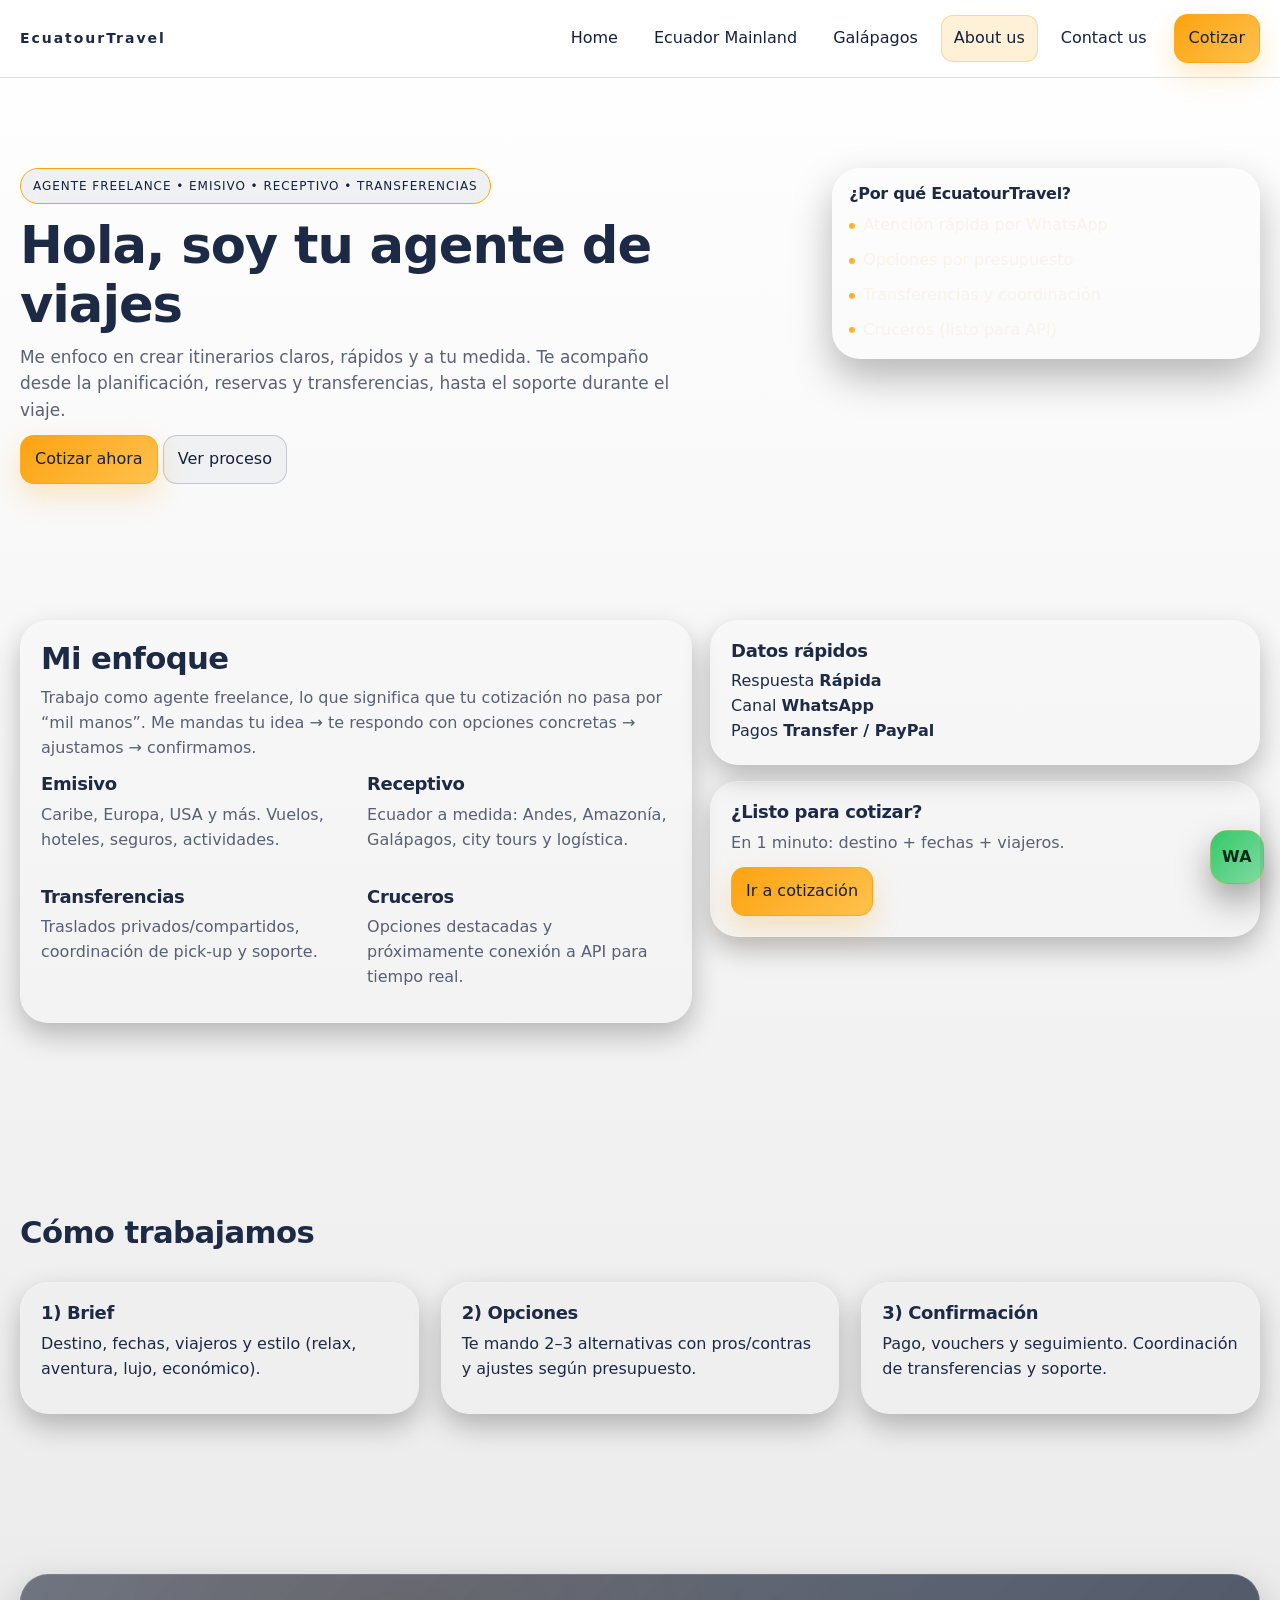
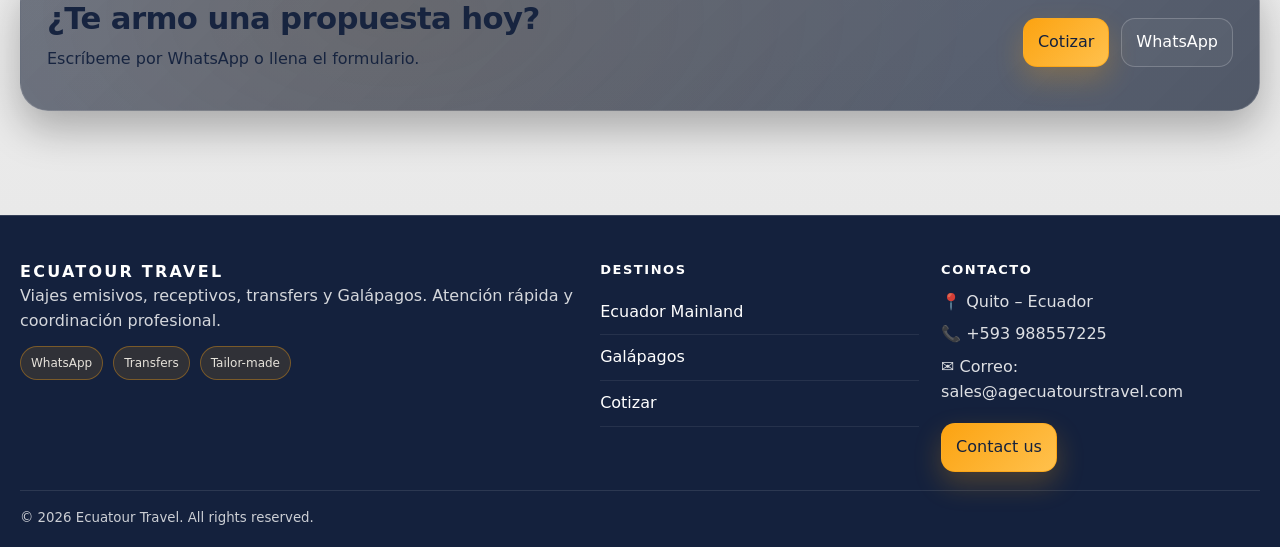
<file: pages/about.html>
<!doctype html>
<html lang="es">
<head>
  <meta charset="utf-8" />
  <meta name="viewport" content="width=device-width,initial-scale=1" />
  <title>About us | EcuatourTravel</title>
  <meta name="description" content="Conoce a tu agente freelance de Galaxy Tours: asesoría personalizada en viajes emisivos, receptivos, transferencias y cruceros." />

  <link rel="icon" href="../assets/icons/favicon.ico" />
  <link rel="stylesheet" href="../assets/css/main.css" />
  <link rel="stylesheet" href="../assets/css/layout.css" />
  <link rel="stylesheet" href="../assets/css/components.css" />
  <link rel="stylesheet" href="../assets/css/responsive.css" />
</head>

<body>
  <header class="site-header">
    <div class="container header-row">
      <a class="brand" href="../index.html" aria-label="Ir al inicio">
        <span class="brand__name">EcuatourTravel</span>
      </a>

      <nav class="nav" aria-label="Navegación principal">
        <button class="nav__toggle" id="navToggle" aria-expanded="false" aria-controls="navMenu">☰</button>
        <ul class="nav__menu" id="navMenu">
          <li><a class="nav__link" href="../index.html">Home</a></li>
          <li><a class="nav__link" href="services.html">Ecuador Mainland</a></li>
          <li><a class="nav__link" href="cruises.html">Galápagos</a></li>
          <li><a class="nav__link is-active" href="about.html">About us</a></li>
          <li><a class="nav__link" href="contact.html">Contact us</a></li>
          <li class="nav__cta"><a class="btn btn--accent" href="contact.html#cotizar">Cotizar</a></li>
        </ul>
      </nav>
    </div>
  </header>

  <main>
    <section class="page-hero">
      <div class="container page-hero__row">
        <div>
          <p class="badge">Agente freelance • Emisivo • Receptivo • Transferencias</p>
          <h1>Hola, soy tu agente de viajes</h1>
          <p class="lead">
            Me enfoco en crear itinerarios claros, rápidos y a tu medida. Te acompaño desde la planificación,
            reservas y transferencias, hasta el soporte durante el viaje.
          </p>

          <div class="actions">
            <a class="btn btn--accent" href="contact.html#cotizar">Cotizar ahora</a>
            <a class="btn btn--ghost" href="#proceso">Ver proceso</a>
          </div>
        </div>

        <aside class="info-card">
          <h2 class="info-card__title">¿Por qué EcuatourTravel?</h2>
          <ul class="info-list">
            <li>Atención rápida por WhatsApp</li>
            <li>Opciones por presupuesto</li>
            <li>Transferencias y coordinación</li>
            <li>Cruceros (listo para API)</li>
          </ul>
        </aside>
      </div>
    </section>

    <section class="section">
      <div class="container two-col">
        <div class="card">
          <h2>Mi enfoque</h2>
          <p class="muted">
            Trabajo como agente freelance, lo que significa que tu cotización no pasa por “mil manos”.
            Me mandas tu idea → te respondo con opciones concretas → ajustamos → confirmamos.
          </p>

          <div class="grid-2" style="margin-top:14px;">
            <article class="mini">
              <h3>Emisivo</h3>
              <p class="muted">Caribe, Europa, USA y más. Vuelos, hoteles, seguros, actividades.</p>
            </article>
            <article class="mini">
              <h3>Receptivo</h3>
              <p class="muted">Ecuador a medida: Andes, Amazonía, Galápagos, city tours y logística.</p>
            </article>
            <article class="mini">
              <h3>Transferencias</h3>
              <p class="muted">Traslados privados/compartidos, coordinación de pick-up y soporte.</p>
            </article>
            <article class="mini">
              <h3>Cruceros</h3>
              <p class="muted">Opciones destacadas y próximamente conexión a API para tiempo real.</p>
            </article>
          </div>
        </div>

        <aside class="stack">
          <article class="card">
            <h3>Datos rápidos</h3>
            <div class="kpi">
              <div class="kpi__item">
                <span class="kpi__label">Respuesta</span>
                <strong class="kpi__value">Rápida</strong>
              </div>
              <div class="kpi__item">
                <span class="kpi__label">Canal</span>
                <strong class="kpi__value">WhatsApp</strong>
              </div>
              <div class="kpi__item">
                <span class="kpi__label">Pagos</span>
                <strong class="kpi__value">Transfer / PayPal</strong>
              </div>
            </div>
          </article>

          <article class="card">
            <h3>¿Listo para cotizar?</h3>
            <p class="muted">En 1 minuto: destino + fechas + viajeros.</p>
            <a class="btn btn--accent" href="contact.html#cotizar">Ir a cotización</a>
          </article>
        </aside>
      </div>
    </section>

    <section class="section" id="proceso">
      <div class="container">
        <div class="section__head">
          <h2>Cómo trabajamos</h2>
        </div>

        <div class="grid-3">
          <article class="card">
            <h3>1) Brief</h3>
            <p>Destino, fechas, viajeros y estilo (relax, aventura, lujo, económico).</p>
          </article>
          <article class="card">
            <h3>2) Opciones</h3>
            <p>Te mando 2–3 alternativas con pros/contras y ajustes según presupuesto.</p>
          </article>
          <article class="card">
            <h3>3) Confirmación</h3>
            <p>Pago, vouchers y seguimiento. Coordinación de transferencias y soporte.</p>
          </article>
        </div>
      </div>
    </section>

    <section class="cta">
      <div class="container cta__box">
        <div>
          <h2>¿Te armo una propuesta hoy?</h2>
          <p>Escríbeme por WhatsApp o llena el formulario.</p>
        </div>
        <div class="cta__actions">
          <a class="btn btn--accent" href="contact.html#cotizar">Cotizar</a>
          <a class="btn btn--ghost" target="_blank" rel="noopener"
              href="https://wa.me/593000000000?text=Hola%20Galaxy%20Tours%2C%20quiero%20cotizar%20un%20viaje.">
            WhatsApp
          </a>
        </div>
      </div>
    </section>
  </main>

  <!-- FOOTER (pie de página) -->
  <footer class="site-footer">
    <div class="container footer-grid">
      <div class="footer-brand">
        <strong class="footer-logo">ECUATOUR TRAVEL</strong>
        <p class="muted">
          Viajes emisivos, receptivos, transfers y Galápagos.
          Atención rápida y coordinación profesional.
        </p>
        <div class="footer-badges">
          <span class="pill">WhatsApp</span>
          <span class="pill">Transfers</span>
          <span class="pill">Tailor-made</span>
        </div>
      </div>

      <div>
        <h4 class="footer-title">Destinos</h4>
        <a class="footer-link" href="pages/services.html">Ecuador Mainland</a>
        <a class="footer-link" href="pages/cruises.html">Galápagos</a>
        <a class="footer-link" href="pages/contact.html#cotizar">Cotizar</a>
      </div>

      <div>
        <h4 class="footer-title">Contacto</h4>
        <p class="footer-text">📍 Quito – Ecuador</p>
        <p class="footer-text">📞 +593 988557225</p>
        <p class="footer-text">✉️ Correo: sales@agecuatourstravel.com</p>
        <a class="btn btn--gold footer-cta" href="pages/contact.html">Contact us</a>
      </div>
    </div>

    <div class="container footer-bottom">
      <small>© <span id="year"></span> Ecuatour Travel. All rights reserved.</small>
    </div>
  </footer>

  <a class="fab" target="_blank" rel="noopener"
      href="https://wa.me/593000000000?text=Hola%20Galaxy%20Tours%2C%20quiero%20cotizar%20un%20viaje."
      aria-label="Abrir WhatsApp">
    WA
  </a>

  <script type="module" src="../assets/js/utils.js"></script>
  <script type="module" src="../assets/js/navbar.js"></script>
  <script type="module" src="../assets/js/main.js"></script>
</body>
</html>
</file>
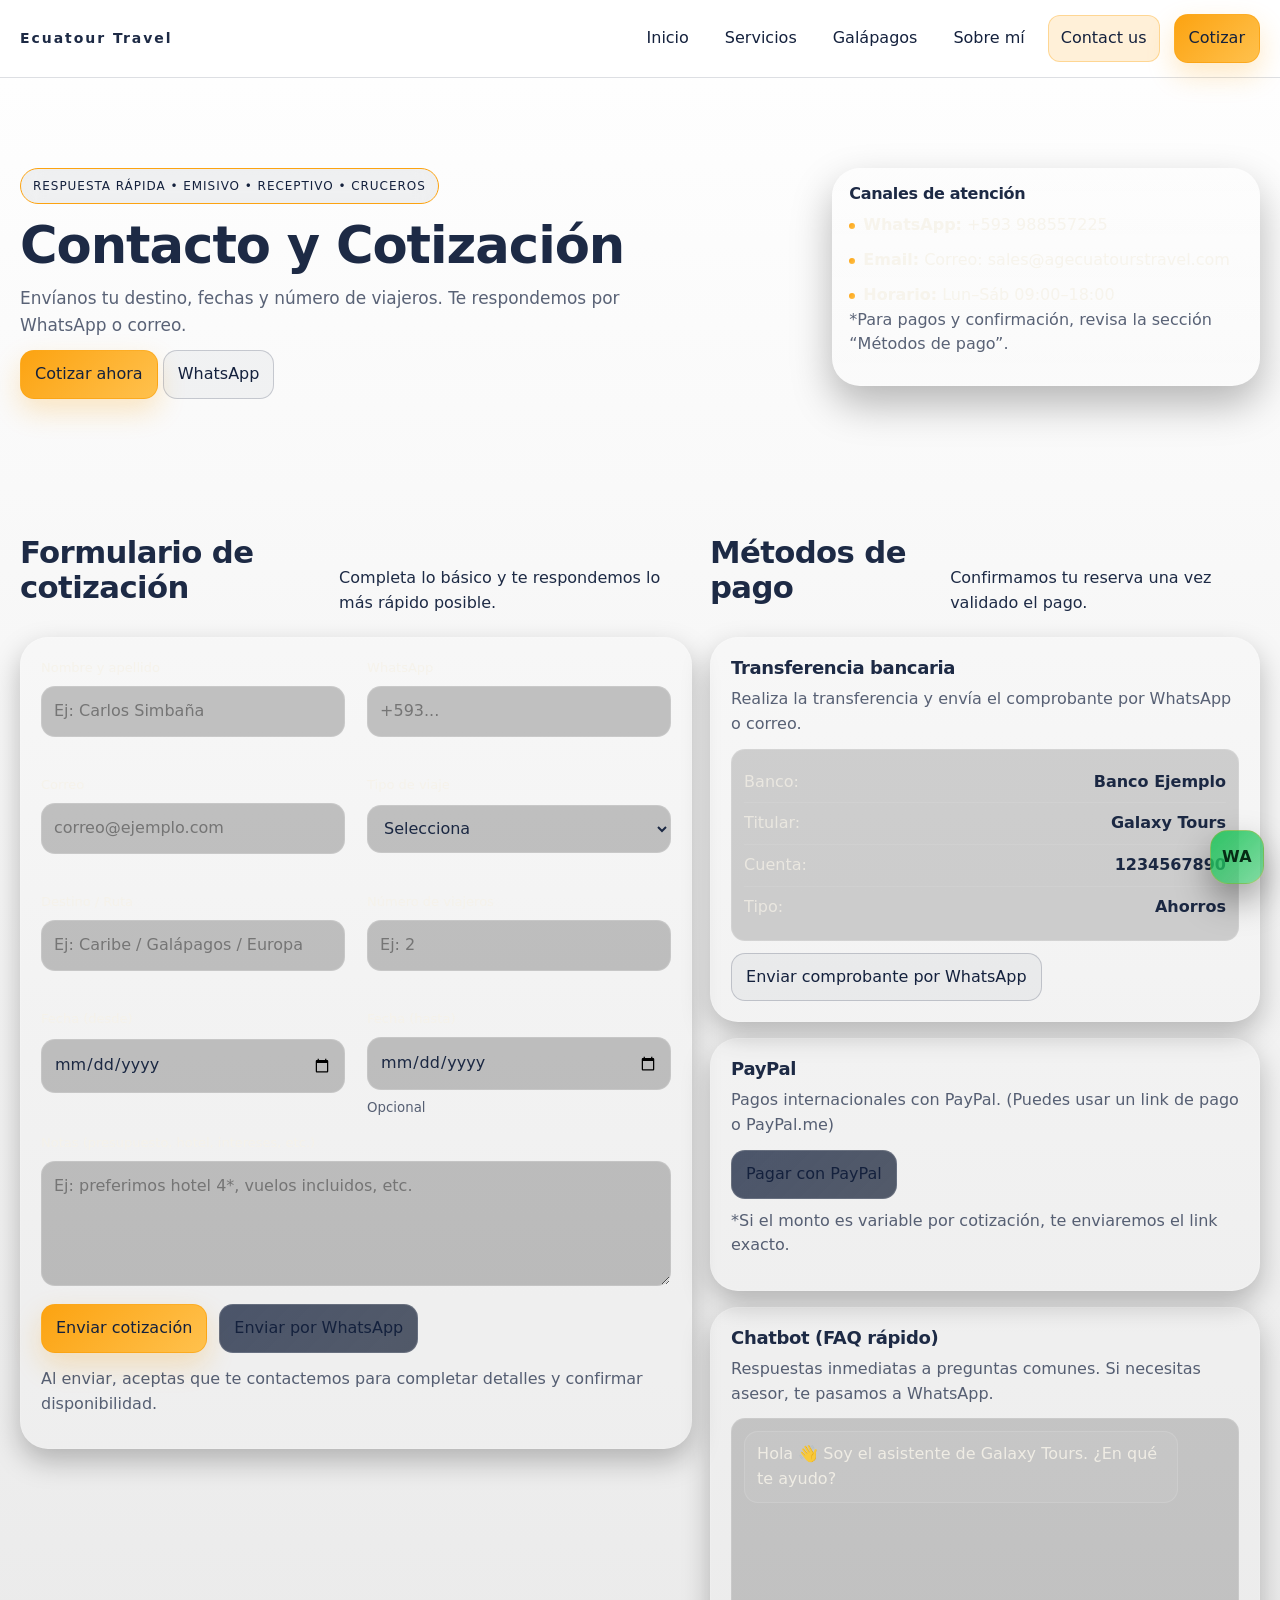
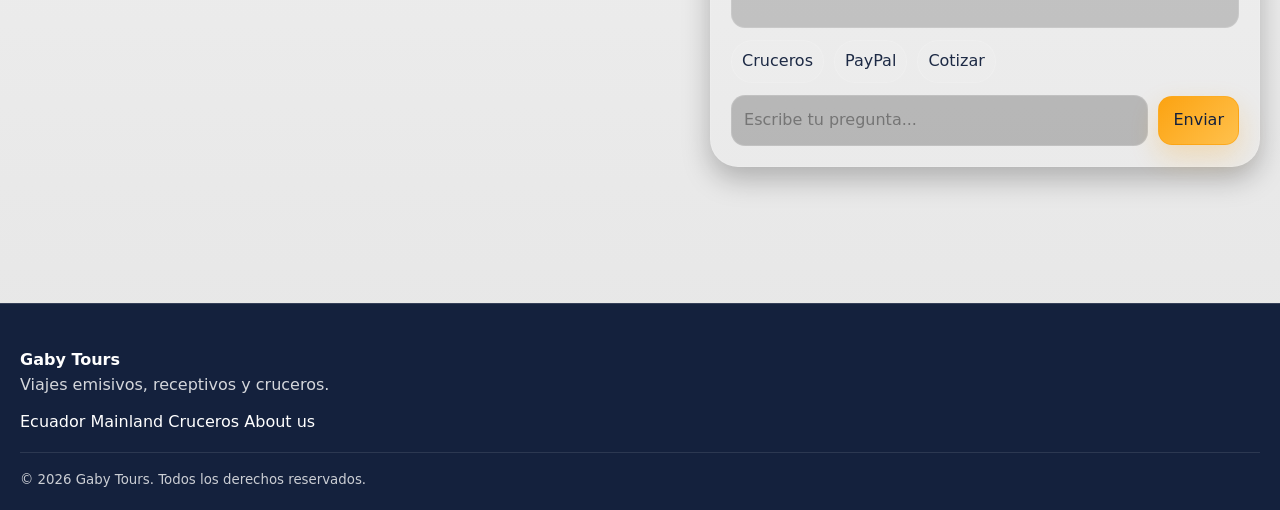
<file: pages/contact.html>
<!doctype html>
<html lang="es">
<head>
  <meta charset="utf-8" />
  <meta name="viewport" content="width=device-width,initial-scale=1" />
  <title>Contacto y Cotización | Ecuatour Travel</title>
  <meta name="description" content="Cotiza tu viaje o crucero con Ecuatour Travel. Pagos por transferencia o PayPal." />

  <link rel="icon" href="../assets/icons/favicon.ico" />
  <link rel="stylesheet" href="../assets/css/main.css" />
  <link rel="stylesheet" href="../assets/css/layout.css" />
  <link rel="stylesheet" href="../assets/css/components.css" />
  <link rel="stylesheet" href="../assets/css/responsive.css" />
</head>

<body>
  <!-- HEADER -->
  <header class="site-header">
    <div class="container header-row">
      <a class="brand" href="../index.html" aria-label="Ir al inicio">
        <span class="brand__name">Ecuatour Travel</span>
      </a>

      <nav class="nav" aria-label="Navegación principal">
        <button class="nav__toggle" id="navToggle" aria-expanded="false" aria-controls="navMenu">☰</button>
        <ul class="nav__menu" id="navMenu">
          <li><a class="nav__link" href="../index.html">Inicio</a></li>
          <li><a class="nav__link" href="services.html">Servicios</a></li>
          <li><a class="nav__link" href="cruises.html">Galápagos</a></li>
          <li><a class="nav__link" href="about.html">Sobre mí</a></li>
          <li><a class="nav__link is-active" href="contact.html">Contact us</a></li>
          <li class="nav__cta"><a class="btn btn--accent" href="#cotizar">Cotizar</a></li>
        </ul>
      </nav>
    </div>
  </header>

  <main>
    <!-- HERO SIMPLE -->
    <section class="page-hero">
      <div class="container page-hero__row">
        <div>
          <p class="badge">Respuesta rápida • Emisivo • Receptivo • Cruceros</p>
          <h1>Contacto y Cotización</h1>
          <p class="lead">
            Envíanos tu destino, fechas y número de viajeros.
            Te respondemos por WhatsApp o correo.
          </p>

          <div class="actions">
            <a class="btn btn--accent" href="#cotizar">Cotizar ahora</a>
            <a class="btn btn--ghost" target="_blank" rel="noopener"
                href="https://wa.me/593988557225?text=Hola%20Ecuatour%20Travel%2C%20quiero%20cotizar%20un%20viaje.">
              WhatsApp
            </a>
          </div>
        </div>

        <aside class="info-card">
          <h2 class="info-card__title">Canales de atención</h2>
          <ul class="info-list">
            <li><strong>WhatsApp:</strong> +593 988557225</li>
            <li><strong>Email:</strong> Correo: sales@agecuatourstravel.com</li>
            <li><strong>Horario:</strong> Lun–Sáb 09:00–18:00</li>
          </ul>
          <p class="muted">
            *Para pagos y confirmación, revisa la sección “Métodos de pago”.
          </p>
        </aside>
      </div>
    </section>

    <!-- CONTENIDO EN 2 COLUMNAS -->
    <section class="section" id="cotizar">
      <div class="container two-col">
        <!-- FORM -->
        <div>
          <div class="section__head">
            <h2>Formulario de cotización</h2>
            <p>Completa lo básico y te respondemos lo más rápido posible.</p>
          </div>

          <!-- Explicación rápida:
                - data-form="quote" se usa en JS para capturar el submit sin recargar
                - required valida en navegador (y en JS agregamos validación extra) -->
          <form class="form card" data-form="quote" novalidate>
            <div class="grid-2">
              <div class="field">
                <label for="name">Nombre y apellido</label>
                <input id="name" name="name" type="text" placeholder="Ej: Carlos Simbaña" required />
                <small class="field__error" data-error-for="name"></small>
              </div>

              <div class="field">
                <label for="phone">WhatsApp</label>
                <input id="phone" name="phone" type="tel" placeholder="+593..." required />
                <small class="field__error" data-error-for="phone"></small>
              </div>
            </div>

            <div class="grid-2">
              <div class="field">
                <label for="email">Correo</label>
                <input id="email" name="email" type="email" placeholder="correo@ejemplo.com" required />
                <small class="field__error" data-error-for="email"></small>
              </div>

              <div class="field">
                <label for="type">Tipo de viaje</label>
                <select id="type" name="type" required>
                  <option value="" selected disabled>Selecciona</option>
                  <option value="emisivo">Emisivo (viajes al exterior)</option>
                  <option value="receptivo">Receptivo (viajes en Ecuador)</option>
                  <option value="crucero">Crucero</option>
                </select>
                <small class="field__error" data-error-for="type"></small>
              </div>
            </div>

            <div class="grid-2">
              <div class="field">
                <label for="destination">Destino / Ruta</label>
                <input id="destination" name="destination" type="text" placeholder="Ej: Caribe / Galápagos / Europa" required />
                <small class="field__error" data-error-for="destination"></small>
              </div>

              <div class="field">
                <label for="travelers">Número de viajeros</label>
                <input id="travelers" name="travelers" type="number" min="1" placeholder="Ej: 2" required />
                <small class="field__error" data-error-for="travelers"></small>
              </div>
            </div>

            <div class="grid-2">
              <div class="field">
                <label for="dateFrom">Fecha (desde)</label>
                <input id="dateFrom" name="dateFrom" type="date" required />
                <small class="field__error" data-error-for="dateFrom"></small>
              </div>

              <div class="field">
                <label for="dateTo">Fecha (hasta)</label>
                <input id="dateTo" name="dateTo" type="date" />
                <small class="muted">Opcional</small>
              </div>
            </div>

            <div class="field">
              <label for="notes">Notas (presupuesto, hotel, intereses, etc.)</label>
              <textarea id="notes" name="notes" rows="4" placeholder="Ej: preferimos hotel 4*, vuelos incluidos, etc."></textarea>
            </div>

            <div class="form__actions">
              <button class="btn btn--accent" type="submit">Enviar cotización</button>
              <button class="btn btn--primary" type="button" data-send-whatsapp>
                Enviar por WhatsApp
              </button>
            </div>

            <p class="muted">
              Al enviar, aceptas que te contactemos para completar detalles y confirmar disponibilidad.
            </p>

            <div class="toast" role="status" aria-live="polite" data-toast hidden></div>
          </form>
        </div>

        <!-- PAGOS + CHATBOT -->
        <aside>
          <div class="section__head">
            <h2>Métodos de pago</h2>
            <p>Confirmamos tu reserva una vez validado el pago.</p>
          </div>

          <div class="stack">
            <article class="card">
              <h3>Transferencia bancaria</h3>
              <p class="muted">
                Realiza la transferencia y envía el comprobante por WhatsApp o correo.
              </p>

              <div class="pay-box">
                <div class="pay-row"><span>Banco:</span><strong>Banco Ejemplo</strong></div>
                <div class="pay-row"><span>Titular:</span><strong>Galaxy Tours</strong></div>
                <div class="pay-row"><span>Cuenta:</span><strong>1234567890</strong></div>
                <div class="pay-row"><span>Tipo:</span><strong>Ahorros</strong></div>
              </div>

              <a class="btn btn--ghost" target="_blank" rel="noopener"
                  href="https://wa.me/593000000000?text=Hola%20Galaxy%20Tours%2C%20adjunto%20mi%20comprobante%20de%20transferencia.">
                Enviar comprobante por WhatsApp
              </a>
            </article>

            <article class="card">
              <h3>PayPal</h3>
              <p class="muted">
                Pagos internacionales con PayPal. (Puedes usar un link de pago o PayPal.me)
              </p>

              <!-- Aquí luego pones tu link real -->
              <a class="btn btn--primary" target="_blank" rel="noopener"
                  href="https://www.paypal.com/">
                Pagar con PayPal
              </a>

              <p class="muted" style="margin-top:10px;">
                *Si el monto es variable por cotización, te enviaremos el link exacto.
              </p>
            </article>

            <article class="card" id="chatbot">
              <h3>Chatbot (FAQ rápido)</h3>
              <p class="muted">
                Respuestas inmediatas a preguntas comunes. Si necesitas asesor, te pasamos a WhatsApp.
              </p>

              <!-- Contenedor del chatbot -->
              <div class="chat">
                <div class="chat__log" data-chat-log></div>

                <div class="chat__actions">
                  <button class="chip" data-quick="¿Tienen cruceros disponibles?">Cruceros</button>
                  <button class="chip" data-quick="¿Cómo pago por PayPal?">PayPal</button>
                  <button class="chip" data-quick="¿Qué necesito para cotizar?">Cotizar</button>
                </div>

                <form class="chat__form" data-chat-form>
                  <input class="chat__input" name="message" type="text" placeholder="Escribe tu pregunta..." autocomplete="off" />
                  <button class="btn btn--accent" type="submit">Enviar</button>
                </form>
              </div>
            </article>
          </div>
        </aside>
      </div>
    </section>
  </main>

  <footer class="site-footer">
    <div class="container footer-row">
      <div>
        <strong>Gaby Tours</strong>
        <p class="muted">Viajes emisivos, receptivos y cruceros.</p>
      </div>
      <div class="footer-links">
        <a href="services.html">Ecuador Mainland</a>
        <a href="cruises.html">Cruceros</a>
        <a href="about.html">About us</a>
      </div>
    </div>
    <div class="container footer-bottom">
      <small>© <span id="year"></span> Gaby Tours. Todos los derechos reservados.</small>
    </div>
  </footer>

  <a class="fab" target="_blank" rel="noopener"
     href="https://wa.me/593000000000?text=Hola%20Galaxy%20Tours%2C%20quiero%20cotizar%20un%20viaje."
     aria-label="Abrir WhatsApp">
    WA
  </a>

  <script type="module" src="../assets/js/utils.js"></script>
  <script type="module" src="../assets/js/navbar.js"></script>
  <script type="module" src="../assets/js/chatbot.js"></script>
  <script type="module" src="../assets/js/form.js"></script>
  <script type="module" src="../assets/js/main.js"></script>
</body>
</html>
</file>
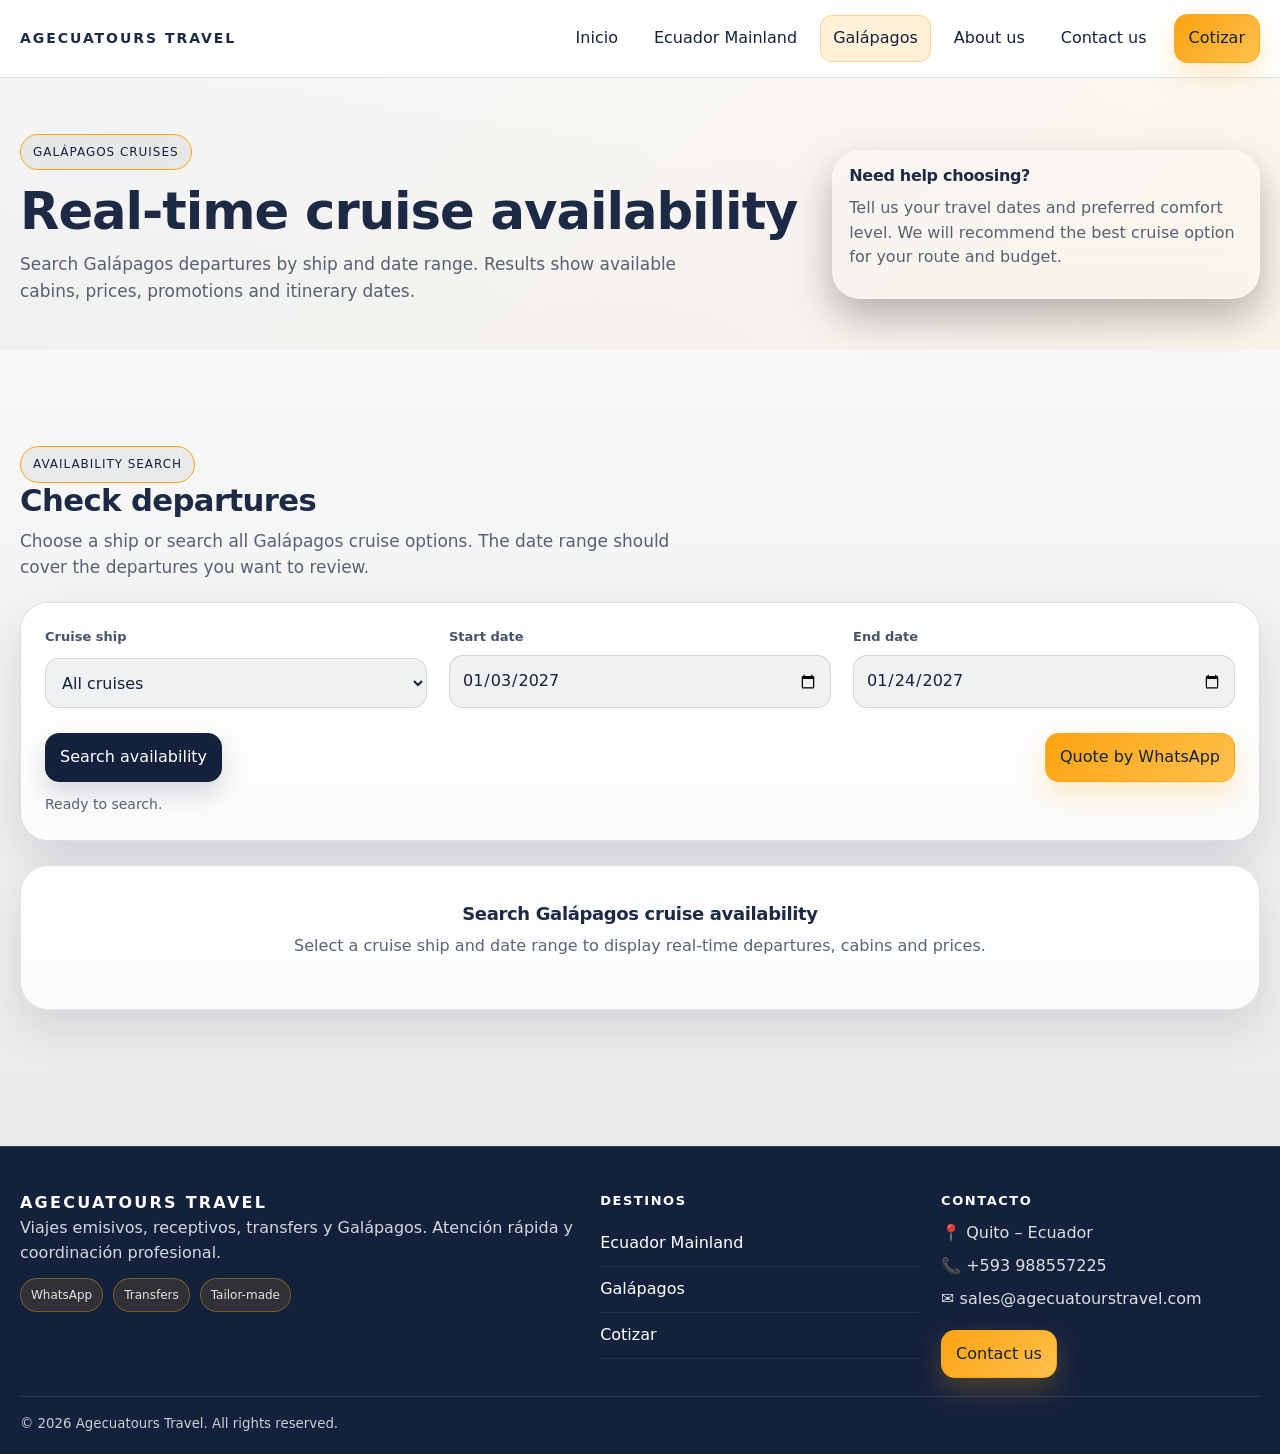
<file: pages/cruises.html>
<!doctype html>
<html lang="es">
<head>
  <meta charset="utf-8" />
  <meta name="viewport" content="width=device-width,initial-scale=1" />
  <title>Galápagos Cruises | Agecuatours Travel</title>
  <link rel="icon" href="../assets/icons/favicon.ico" />
  <link rel="stylesheet" href="../assets/css/main.css" />
  <link rel="stylesheet" href="../assets/css/layout.css" />
  <link rel="stylesheet" href="../assets/css/components.css" />
  <link rel="stylesheet" href="../assets/css/responsive.css" />
</head>
<body>
  <header class="site-header">
    <div class="container header-row">
      <a class="brand" href="../index.html"><span class="brand__name">AGECUATOURS TRAVEL</span></a>
      <nav class="nav">
        <button class="nav__toggle" id="navToggle" aria-expanded="false" aria-controls="navMenu">☰</button>
        <ul class="nav__menu" id="navMenu">
          <li><a class="nav__link" href="../index.html">Inicio</a></li>
          <li><a class="nav__link" href="services.html">Ecuador Mainland</a></li>
          <li><a class="nav__link is-active" href="cruises.html">Galápagos</a></li>
          <li><a class="nav__link" href="about.html">About us</a></li>
          <li><a class="nav__link" href="contact.html">Contact us</a></li>
          <li class="nav__cta"><a class="btn btn--accent" href="contact.html#cotizar">Cotizar</a></li>
        </ul>
      </nav>
    </div>
  </header>

  <main>
    <section class="page-hero page-hero--cruises">
      <div class="container page-hero__row">
        <div>
          <p class="badge">Galápagos Cruises</p>
          <h1>Real-time cruise availability</h1>
          <p class="lead">Search Galápagos departures by ship and date range. Results show available cabins, prices, promotions and itinerary dates.</p>
        </div>
        <aside class="info-card">
          <h2 class="info-card__title">Need help choosing?</h2>
          <p class="muted">Tell us your travel dates and preferred comfort level. We will recommend the best cruise option for your route and budget.</p>
        </aside>
      </div>
    </section>

    <section class="section">
      <div class="container">
        <div class="section__head"><div><p class="badge">Availability Search</p><h2>Check departures</h2><p class="lead">Choose a ship or search all Galápagos cruise options. The date range should cover the departures you want to review.</p></div></div>
        <div class="filters card availability-search">
          <div class="grid-3">
            <div class="field"><label for="shipSelect">Cruise ship</label><select id="shipSelect" data-cruise-filter="ship"></select></div>
            <div class="field"><label for="startDate">Start date</label><input id="startDate" type="date" data-cruise-filter="start" /></div>
            <div class="field"><label for="endDate">End date</label><input id="endDate" type="date" data-cruise-filter="end" /></div>
          </div>
          <div class="filters__actions">
            <button class="btn btn--primary" type="button" data-cruise-search>Search availability</button>
            <a class="btn btn--accent" href="https://wa.me/593988557225?text=Hello%2C%20I%20would%20like%20to%20quote%20a%20Galapagos%20cruise" target="_blank" rel="noopener">Quote by WhatsApp</a>
          </div>
          <p class="api-status" data-api-status>Ready to search.</p>
        </div>
        <div class="availability-grid" data-cruise-list></div>
      </div>
    </section>
  </main>

  <!-- FOOTER (pie de página) -->
  <footer class="site-footer">
    <div class="container footer-grid">
      <div class="footer-brand">
        <strong class="footer-logo">AGECUATOURS TRAVEL</strong>
        <p class="muted">
          Viajes emisivos, receptivos, transfers y Galápagos.
          Atención rápida y coordinación profesional.
        </p>
        <div class="footer-badges">
          <span class="pill">WhatsApp</span>
          <span class="pill">Transfers</span>
          <span class="pill">Tailor-made</span>
        </div>
      </div>

      <div>
        <h4 class="footer-title">Destinos</h4>
        <a class="footer-link" href="services.html">Ecuador Mainland</a>
        <a class="footer-link" href="cruises.html">Galápagos</a>
        <a class="footer-link" href="contact.html#cotizar">Cotizar</a>
      </div>

      <div>
        <h4 class="footer-title">Contacto</h4>
        <p class="footer-text">📍 Quito – Ecuador</p>
        <p class="footer-text">📞 +593 988557225</p>
        <p class="footer-text">✉️ sales@agecuatourstravel.com</p>
        <a class="btn btn--gold footer-cta" href="contact.html">Contact us</a>
      </div>
    </div>

    <div class="container footer-bottom">
      <small>© <span id="year"></span> Agecuatours Travel. All rights reserved.</small>
    </div>
  </footer>

  <script type="module" src="../assets/js/utils.js"></script>
  <script type="module" src="../assets/js/navbar.js"></script>
  <script type="module" src="../assets/js/api.js"></script>
  <script type="module" src="../assets/js/main.js"></script>
</body>
</html>
</file>
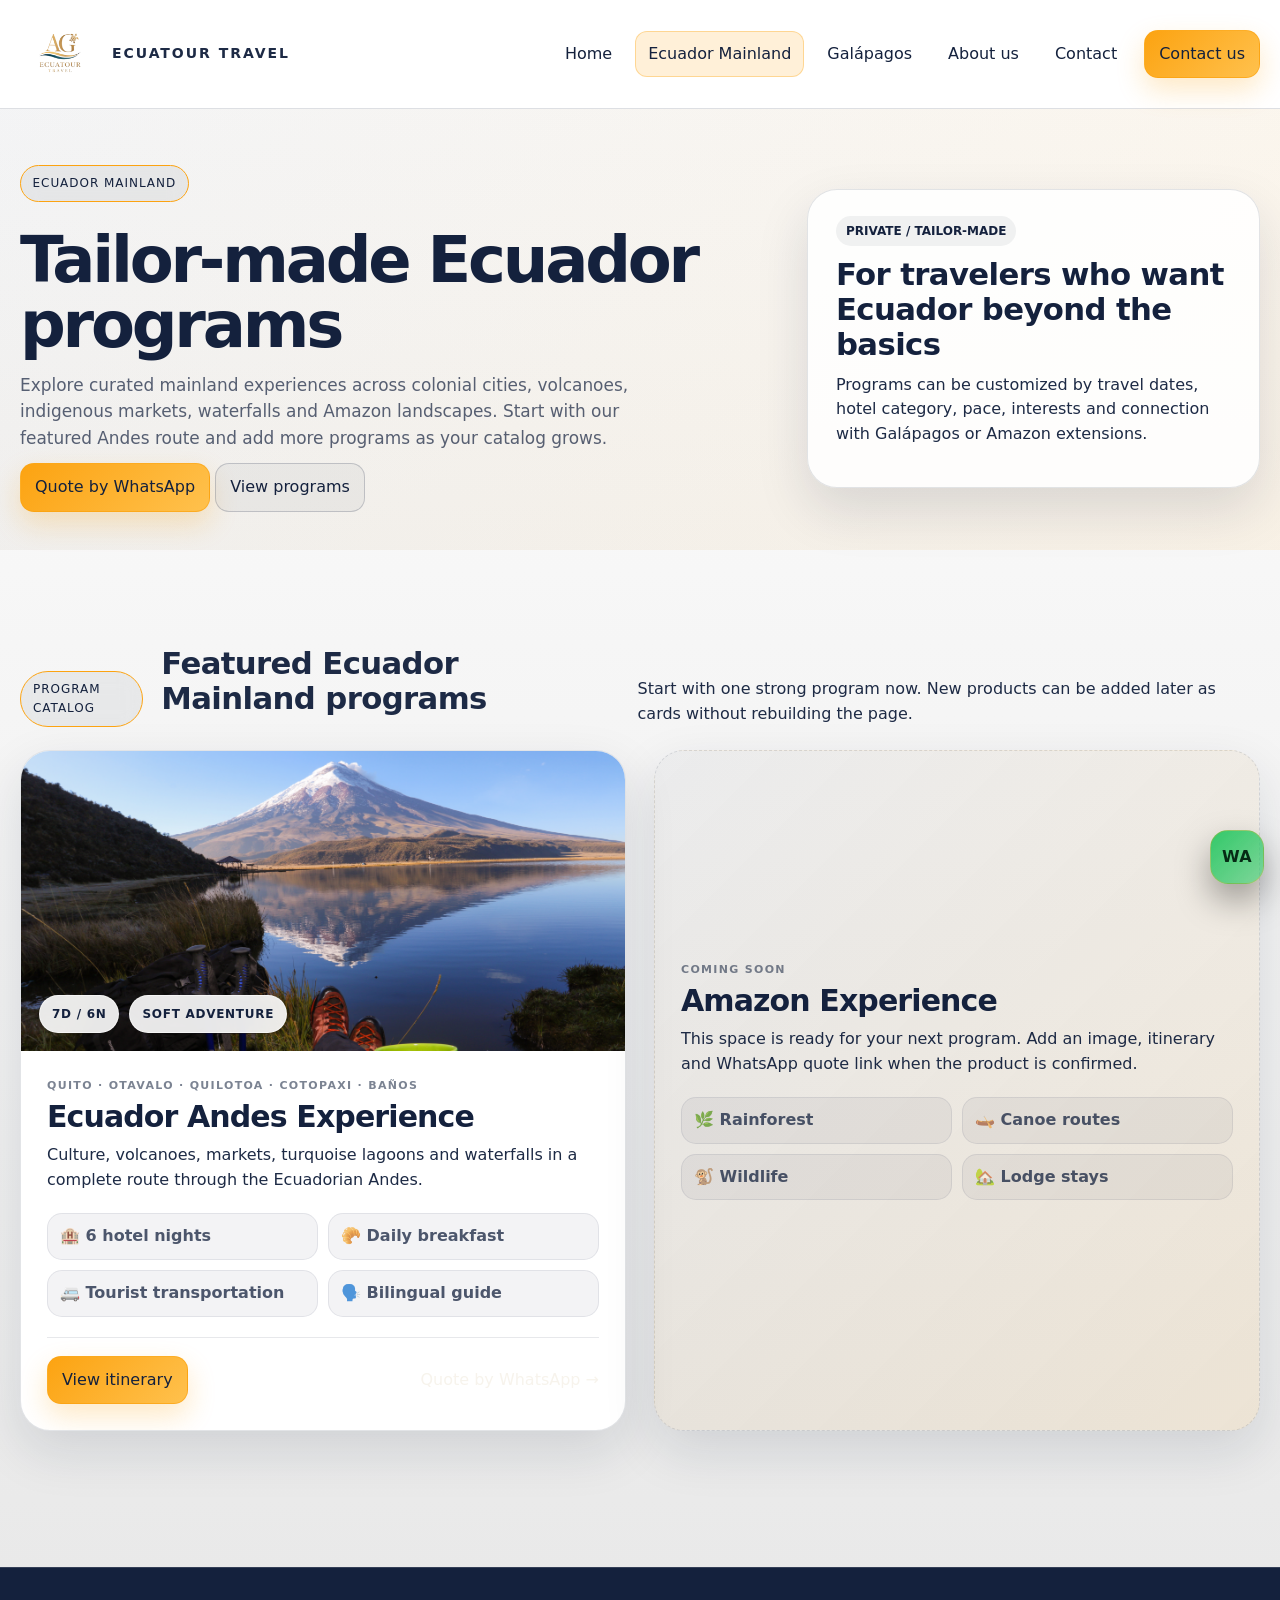
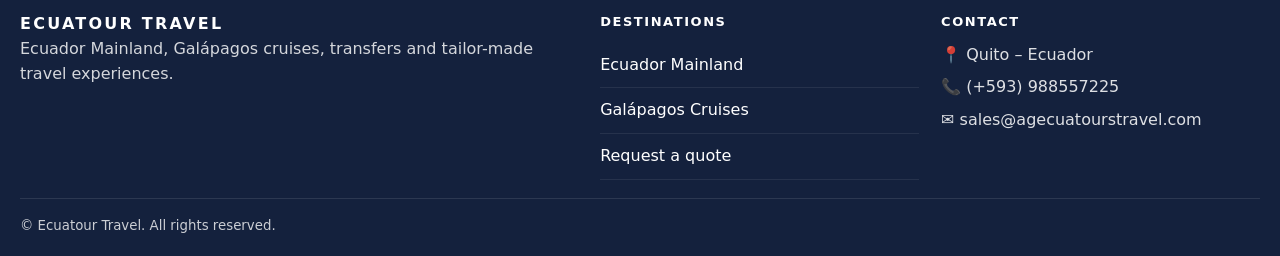
<file: pages/services.html>
<!doctype html>
<html lang="en">
<head>
  <meta charset="utf-8" />
  <meta name="viewport" content="width=device-width,initial-scale=1" />
  <title>Ecuador Mainland Programs | Ecuatour Travel</title>
  <meta name="description" content="Tailor-made Ecuador Mainland travel programs through the Andes, Amazon, waterfalls, markets and volcanoes." />
  <link rel="icon" href="../assets/icons/favicon.ico" />
  <link rel="stylesheet" href="../assets/css/main.css" />
  <link rel="stylesheet" href="../assets/css/layout.css" />
  <link rel="stylesheet" href="../assets/css/components.css" />
  <link rel="stylesheet" href="../assets/css/responsive.css" />
</head>
<body>
  <header class="site-header">
    <div class="container header-row">
      <a class="brand" href="../index.html" aria-label="Ecuatour Travel home">
        <img src="../assets/img/logo.png" alt="Ecuatour Travel logo" class="brand__logo">
        <span class="brand__name">ECUATOUR TRAVEL</span>
      </a>
      <nav class="nav" aria-label="Main navigation">
        <button class="nav__toggle" id="navToggle" aria-expanded="false" aria-controls="navMenu">☰</button>
        <ul class="nav__menu" id="navMenu">
          <li><a class="nav__link" href="../index.html">Home</a></li>
          <li><a class="nav__link is-active" href="services.html">Ecuador Mainland</a></li>
          <li><a class="nav__link" href="cruises.html">Galápagos</a></li>
          <li><a class="nav__link" href="about.html">About us</a></li>
          <li><a class="nav__link" href="contact.html">Contact</a></li>
          <li class="nav__cta"><a class="btn btn--gold" href="contact.html#cotizar">Contact us</a></li>
        </ul>
      </nav>
    </div>
  </header>

  <main>
    <section class="catalog-hero">
      <div class="container catalog-hero__grid">
        <div>
          <p class="badge">ECUADOR MAINLAND</p>
          <h1>Tailor-made Ecuador programs</h1>
          <p class="lead">Explore curated mainland experiences across colonial cities, volcanoes, indigenous markets, waterfalls and Amazon landscapes. Start with our featured Andes route and add more programs as your catalog grows.</p>
          <div class="actions">
            <a class="btn btn--gold" href="https://wa.me/593988557225?text=Hello%2C%20I%20would%20like%20to%20plan%20an%20Ecuador%20Mainland%20trip.%20Please%20send%20me%20options." target="_blank" rel="noopener">Quote by WhatsApp</a>
            <a class="btn btn--ghost" href="#mainland-programs">View programs</a>
          </div>
        </div>
        <aside class="catalog-hero__card">
          <span class="duration-pill">PRIVATE / TAILOR-MADE</span>
          <h2>For travelers who want Ecuador beyond the basics</h2>
          <p>Programs can be customized by travel dates, hotel category, pace, interests and connection with Galápagos or Amazon extensions.</p>
        </aside>
      </div>
    </section>

    <section class="section" id="mainland-programs">
      <div class="container">
        <div class="section__head section__head--left catalog-head">
          <p class="badge">PROGRAM CATALOG</p>
          <h2>Featured Ecuador Mainland programs</h2>
          <p>Start with one strong program now. New products can be added later as cards without rebuilding the page.</p>
        </div>

        <div class="program-catalog-grid">
          <article class="program-card">
            <div class="program-card__image">
              <img src="../assets/img/programs/andes-card.JPG" alt="Ecuador Andes Experience" loading="lazy" decoding="async">
              <div class="program-card__badges">
                <span>7D / 6N</span>
                <span>Soft adventure</span>
              </div>
            </div>
            <div class="program-card__content">
              <p class="eyebrow">Quito · Otavalo · Quilotoa · Cotopaxi · Baños</p>
              <h3>Ecuador Andes Experience</h3>
              <p>Culture, volcanoes, markets, turquoise lagoons and waterfalls in a complete route through the Ecuadorian Andes.</p>
              <div class="program-card__features">
                <span>🏨 6 hotel nights</span>
                <span>🥐 Daily breakfast</span>
                <span>🚐 Tourist transportation</span>
                <span>🗣️ Bilingual guide</span>
              </div>
              <div class="program-card__actions">
                <a class="btn btn--gold" href="programs/andes-experience.html">View itinerary</a>
                <a class="link" href="https://wa.me/593988557225?text=Hello%2C%20I%20am%20interested%20in%20the%20Ecuador%20Andes%20Experience%207D%2F6N.%20Please%20send%20me%20a%20quote." target="_blank" rel="noopener">Quote by WhatsApp →</a>
              </div>
            </div>
          </article>

          <article class="program-card program-card--placeholder">
            <div class="program-card__content">
              <p class="eyebrow">COMING SOON</p>
              <h3>Amazon Experience</h3>
              <p>This space is ready for your next program. Add an image, itinerary and WhatsApp quote link when the product is confirmed.</p>
              <div class="program-card__features">
                <span>🌿 Rainforest</span>
                <span>🛶 Canoe routes</span>
                <span>🐒 Wildlife</span>
                <span>🏡 Lodge stays</span>
              </div>
            </div>
          </article>
        </div>
      </div>
    </section>
  </main>

  <footer class="site-footer">
    <div class="container footer-grid">
      <div class="footer-brand">
        <strong class="footer-logo">ECUATOUR TRAVEL</strong>
        <p class="muted">Ecuador Mainland, Galápagos cruises, transfers and tailor-made travel experiences.</p>
      </div>
      <div>
        <h4 class="footer-title">Destinations</h4>
        <a class="footer-link" href="services.html">Ecuador Mainland</a>
        <a class="footer-link" href="cruises.html">Galápagos Cruises</a>
        <a class="footer-link" href="contact.html#cotizar">Request a quote</a>
      </div>
      <div>
        <h4 class="footer-title">Contact</h4>
        <p class="footer-text">📍 Quito – Ecuador</p>
        <p class="footer-text">📞 (+593) 988557225</p>
        <p class="footer-text">✉️ sales@agecuatourstravel.com</p>
      </div>
    </div>
    <div class="container footer-bottom">
      <small>© <span id="year"></span> Ecuatour Travel. All rights reserved.</small>
    </div>
  </footer>

  <a class="fab" href="https://wa.me/593988557225?text=Hello%2C%20I%20would%20like%20to%20plan%20a%20trip%20to%20Ecuador." target="_blank" rel="noopener" aria-label="WhatsApp">WA</a>

  <script type="module" src="../assets/js/utils.js"></script>
  <script type="module" src="../assets/js/navbar.js"></script>
</body>
</html>
</file>
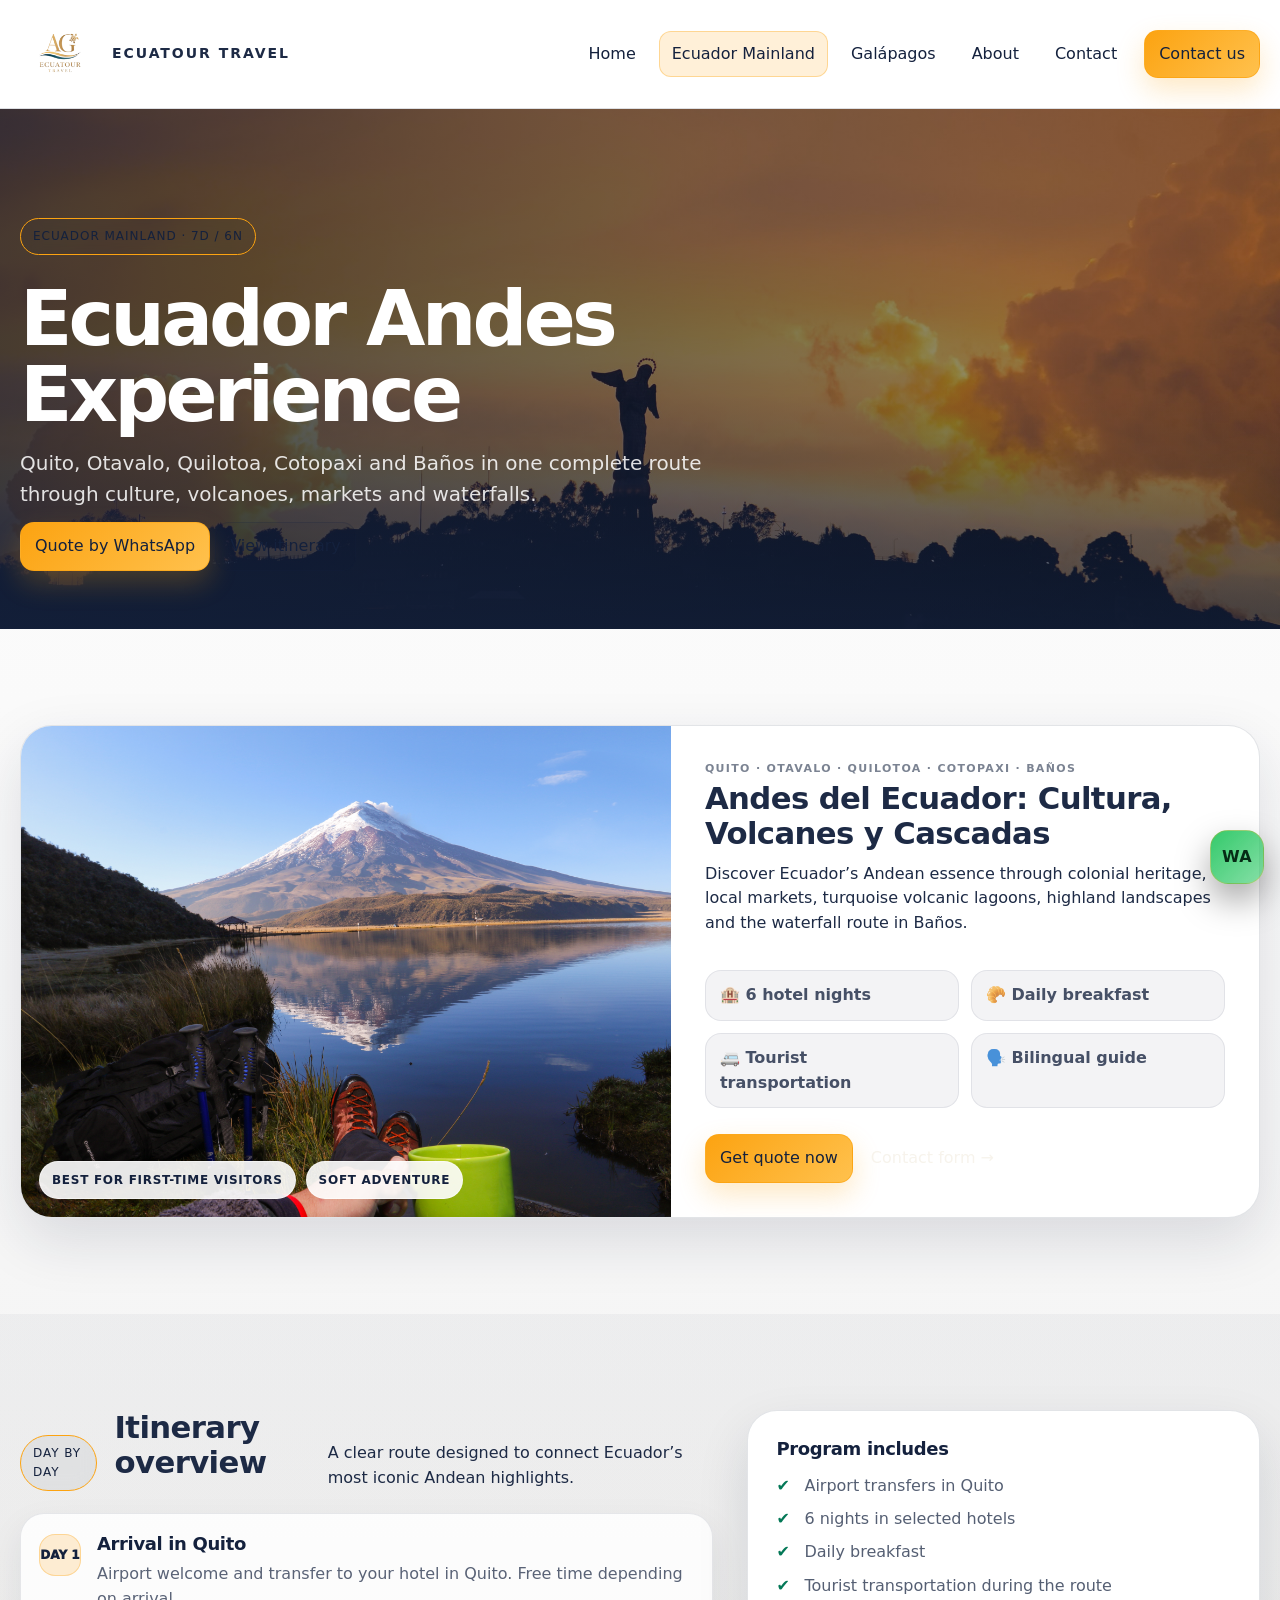
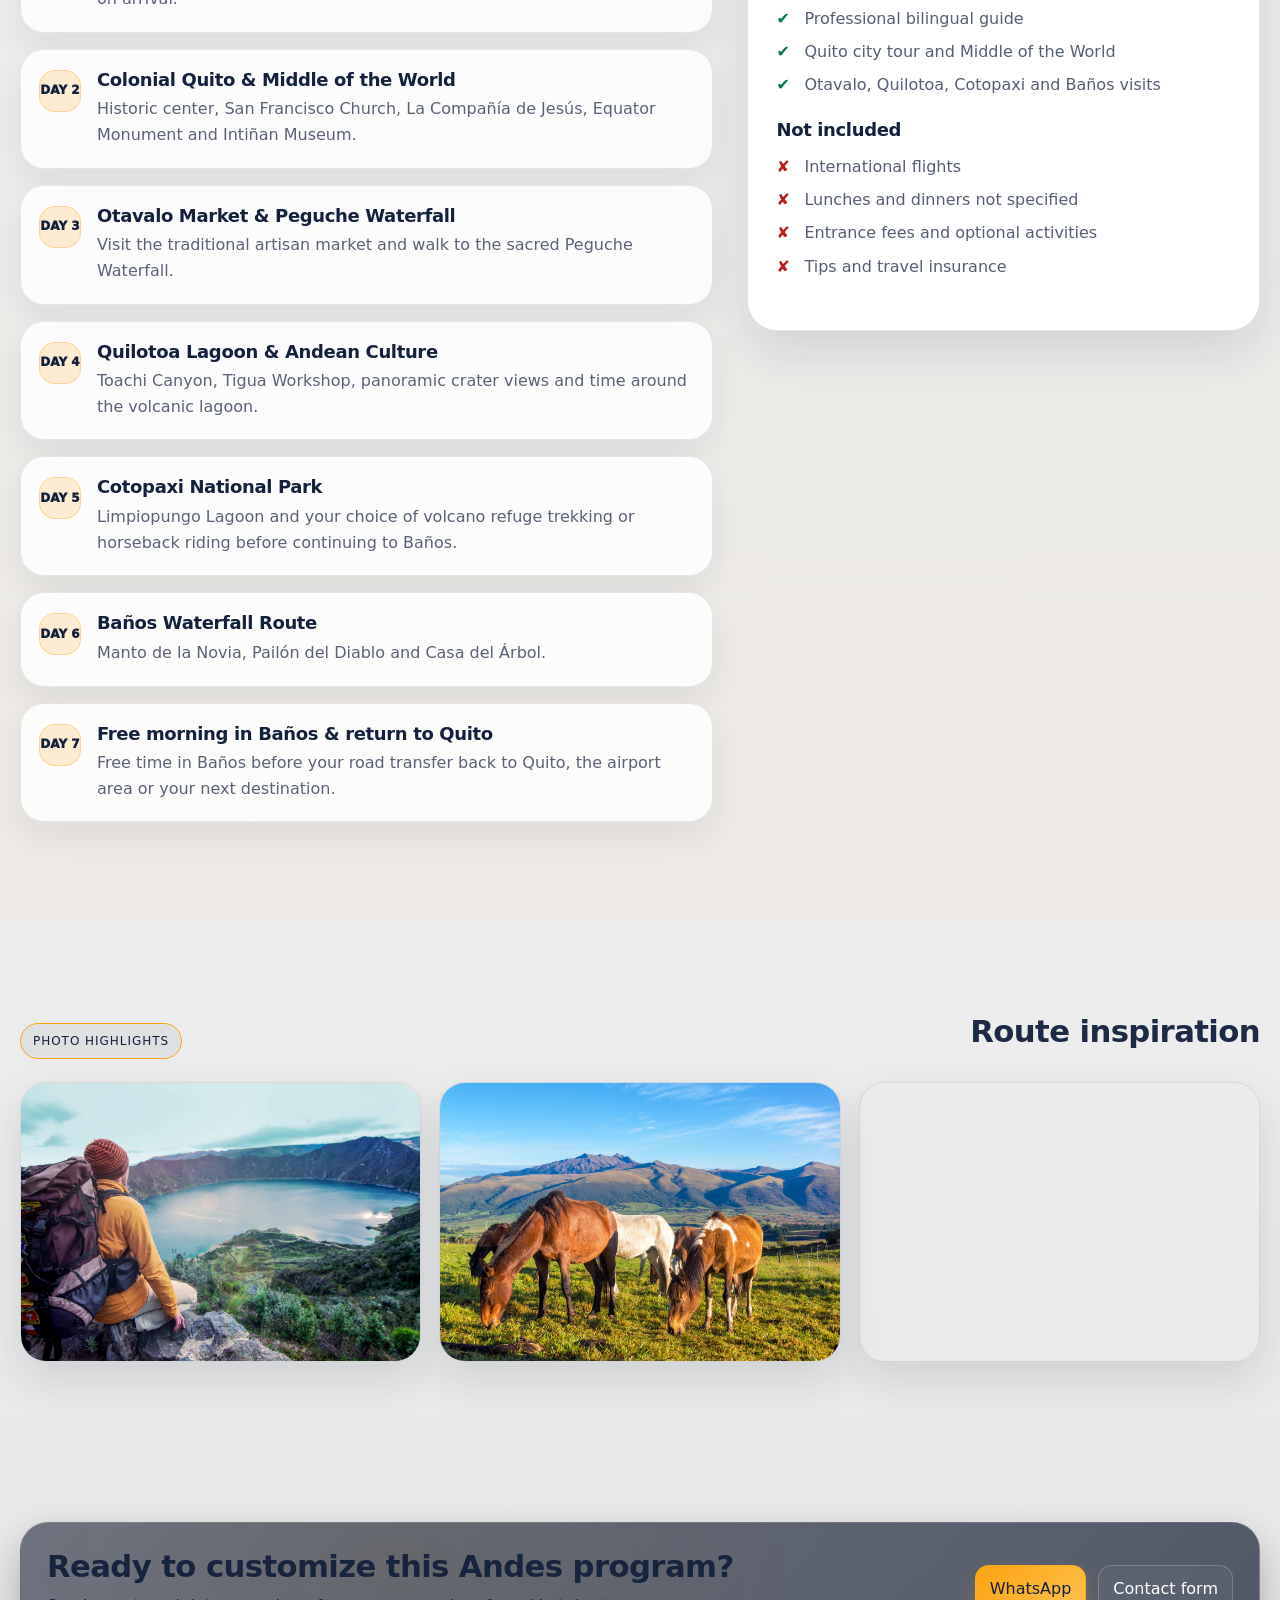
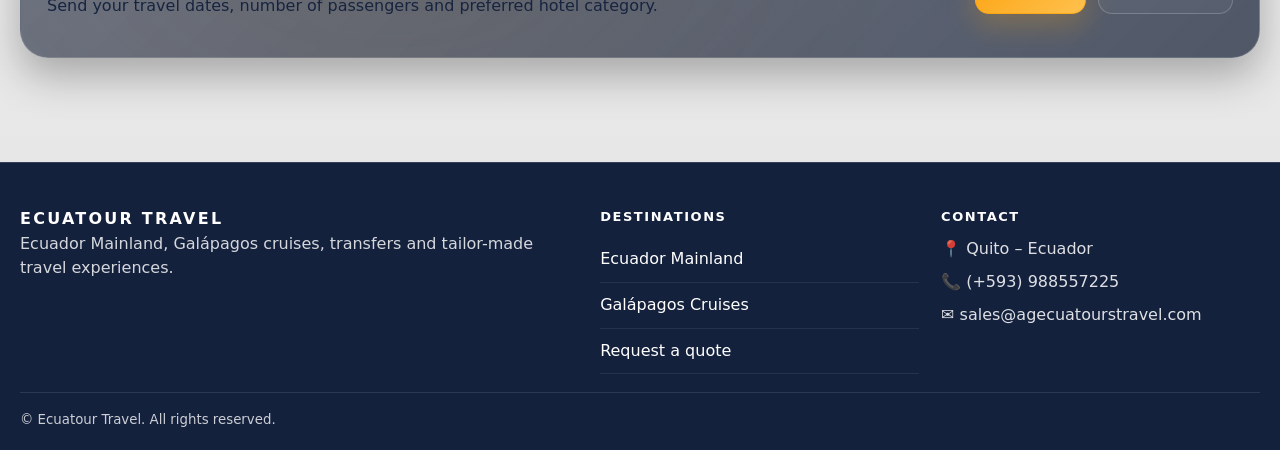
<file: pages/programs/andes-experience.html>
<!doctype html>
<html lang="en">
<head>
  <meta charset="utf-8" />
  <meta name="viewport" content="width=device-width,initial-scale=1" />
  <title>Ecuador Andes Experience 7D/6N | Ecuatour Travel</title>
  <meta name="description" content="7-day Ecuador Andes itinerary through Quito, Otavalo, Quilotoa, Cotopaxi and Baños." />
  <link rel="icon" href="../../assets/icons/favicon.ico" />
  <link rel="stylesheet" href="../../assets/css/main.css" />
  <link rel="stylesheet" href="../../assets/css/layout.css" />
  <link rel="stylesheet" href="../../assets/css/components.css" />
  <link rel="stylesheet" href="../../assets/css/responsive.css" />
</head>
<body>
  <header class="site-header">
    <div class="container header-row">
      <a class="brand" href="../../index.html" aria-label="Ecuatour Travel home">
        <img src="../../assets/img/logo.png" alt="Ecuatour Travel logo" class="brand__logo">
        <span class="brand__name">ECUATOUR TRAVEL</span>
      </a>
      <nav class="nav" aria-label="Main navigation">
        <button class="nav__toggle" id="navToggle" aria-expanded="false" aria-controls="navMenu">☰</button>
        <ul class="nav__menu" id="navMenu">
          <li><a class="nav__link" href="../../index.html">Home</a></li>
          <li><a class="nav__link is-active" href="../services.html">Ecuador Mainland</a></li>
          <li><a class="nav__link" href="../cruises.html">Galápagos</a></li>
          <li><a class="nav__link" href="../about.html">About</a></li>
          <li><a class="nav__link" href="../contact.html">Contact</a></li>
          <li class="nav__cta"><a class="btn btn--gold" href="../contact.html#cotizar">Contact us</a></li>
        </ul>
      </nav>
    </div>
  </header>

  <main>
    <section class="program-detail-hero">
      <img src="../../assets/img/programs/andes-hero.jpg" alt="Ecuador Andes landscape" class="program-detail-hero__image">
      <div class="program-detail-hero__overlay"></div>
      <div class="container program-detail-hero__content">
        <p class="badge">ECUADOR MAINLAND · 7D / 6N</p>
        <h1>Ecuador Andes Experience</h1>
        <p>Quito, Otavalo, Quilotoa, Cotopaxi and Baños in one complete route through culture, volcanoes, markets and waterfalls.</p>
        <div class="actions">
          <a class="btn btn--gold" href="https://wa.me/593988557225?text=Hello%2C%20I%20am%20interested%20in%20the%20Ecuador%20Andes%20Experience%207D%2F6N.%20Please%20send%20me%20a%20quote%20and%20full%20details." target="_blank" rel="noopener">Quote by WhatsApp</a>
          <a class="btn btn--ghost" href="#itinerary">View itinerary</a>
        </div>
      </div>
    </section>

    <section class="section">
      <div class="container program-feature-card program-detail-intro">
        <div class="program-feature-card__image">
          <img src="../../assets/img/programs/andes-card.JPG" alt="Andes Ecuador travel program" loading="lazy" decoding="async" />
          <div class="program-feature-card__badges">
            <span>Best for first-time visitors</span>
            <span>Soft adventure</span>
          </div>
        </div>
        <div class="program-feature-card__content">
          <p class="eyebrow">Quito · Otavalo · Quilotoa · Cotopaxi · Baños</p>
          <h2>Andes del Ecuador: Cultura, Volcanes y Cascadas</h2>
          <p>Discover Ecuador’s Andean essence through colonial heritage, local markets, turquoise volcanic lagoons, highland landscapes and the waterfall route in Baños.</p>
          <div class="program-highlights">
            <span>🏨 6 hotel nights</span>
            <span>🥐 Daily breakfast</span>
            <span>🚐 Tourist transportation</span>
            <span>🗣️ Bilingual guide</span>
          </div>
          <div class="program-actions">
            <a class="btn btn--gold" href="https://wa.me/593988557225?text=Hello%2C%20I%20would%20like%20to%20request%20a%20quote%20for%20Ecuador%20Andes%20Experience%207D%2F6N.%20My%20travel%20dates%20are%3A" target="_blank" rel="noopener">Get quote now</a>
            <a class="link" href="../contact.html#cotizar">Contact form →</a>
          </div>
        </div>
      </div>
    </section>

    <section class="section section--soft" id="itinerary">
      <div class="container program-layout">
        <div>
          <div class="section__head section__head--left">
            <p class="badge">DAY BY DAY</p>
            <h2>Itinerary overview</h2>
            <p>A clear route designed to connect Ecuador’s most iconic Andean highlights.</p>
          </div>
          <div class="itinerary-timeline">
            <article><span>Day 1</span><h3>Arrival in Quito</h3><p>Airport welcome and transfer to your hotel in Quito. Free time depending on arrival.</p></article>
            <article><span>Day 2</span><h3>Colonial Quito & Middle of the World</h3><p>Historic center, San Francisco Church, La Compañía de Jesús, Equator Monument and Intiñan Museum.</p></article>
            <article><span>Day 3</span><h3>Otavalo Market & Peguche Waterfall</h3><p>Visit the traditional artisan market and walk to the sacred Peguche Waterfall.</p></article>
            <article><span>Day 4</span><h3>Quilotoa Lagoon & Andean Culture</h3><p>Toachi Canyon, Tigua Workshop, panoramic crater views and time around the volcanic lagoon.</p></article>
            <article><span>Day 5</span><h3>Cotopaxi National Park</h3><p>Limpiopungo Lagoon and your choice of volcano refuge trekking or horseback riding before continuing to Baños.</p></article>
            <article><span>Day 6</span><h3>Baños Waterfall Route</h3><p>Manto de la Novia, Pailón del Diablo and Casa del Árbol.</p></article>
            <article><span>Day 7</span><h3>Free morning in Baños & return to Quito</h3><p>Free time in Baños before your road transfer back to Quito, the airport area or your next destination.</p></article>
          </div>
        </div>
        <aside class="program-side-card">
          <h3>Program includes</h3>
          <ul class="check-list">
            <li>Airport transfers in Quito</li>
            <li>6 nights in selected hotels</li>
            <li>Daily breakfast</li>
            <li>Tourist transportation during the route</li>
            <li>Professional bilingual guide</li>
            <li>Quito city tour and Middle of the World</li>
            <li>Otavalo, Quilotoa, Cotopaxi and Baños visits</li>
          </ul>
          <h3>Not included</h3>
          <ul class="x-list">
            <li>International flights</li>
            <li>Lunches and dinners not specified</li>
            <li>Entrance fees and optional activities</li>
            <li>Tips and travel insurance</li>
          </ul>
        </aside>
      </div>
    </section>

    <section class="section">
      <div class="container">
        <div class="section__head section__head--left">
          <p class="badge">PHOTO HIGHLIGHTS</p>
          <h2>Route inspiration</h2>
        </div>
        <div class="program-gallery">
          <img src="../../assets/img/programs/andes-gallery1.jpg" alt="Andes Ecuador highlight" loading="lazy" decoding="async">
          <img src="../../assets/img/programs/andes-gallery2.jpg" alt="Quilotoa or Cotopaxi highlight" loading="lazy" decoding="async">
          <img src="../../assets/img/programs/andes-gallery3.jpg" alt="Baños waterfall route highlight" loading="lazy" decoding="async">
        </div>
      </div>
    </section>

    <section class="cta">
      <div class="container cta__box">
        <div>
          <h2>Ready to customize this Andes program?</h2>
          <p>Send your travel dates, number of passengers and preferred hotel category.</p>
        </div>
        <div class="cta__actions">
          <a class="btn btn--gold" href="https://wa.me/593988557225?text=Hello%2C%20I%20want%20to%20customize%20the%20Ecuador%20Andes%20Experience%207D%2F6N." target="_blank" rel="noopener">WhatsApp</a>
          <a class="btn btn--ghost" href="../contact.html#cotizar">Contact form</a>
        </div>
      </div>
    </section>
  </main>

  <footer class="site-footer">
    <div class="container footer-grid">
      <div class="footer-brand">
        <strong class="footer-logo">ECUATOUR TRAVEL</strong>
        <p class="muted">Ecuador Mainland, Galápagos cruises, transfers and tailor-made travel experiences.</p>
      </div>
      <div>
        <h4 class="footer-title">Destinations</h4>
        <a class="footer-link" href="../services.html">Ecuador Mainland</a>
        <a class="footer-link" href="../cruises.html">Galápagos Cruises</a>
        <a class="footer-link" href="../contact.html#cotizar">Request a quote</a>
      </div>
      <div>
        <h4 class="footer-title">Contact</h4>
        <p class="footer-text">📍 Quito – Ecuador</p>
        <p class="footer-text">📞 (+593) 988557225</p>
        <p class="footer-text">✉️ sales@agecuatourstravel.com</p>
      </div>
    </div>
    <div class="container footer-bottom">
      <small>© <span id="year"></span> Ecuatour Travel. All rights reserved.</small>
    </div>
  </footer>

  <a class="fab" href="https://wa.me/593988557225?text=Hello%2C%20I%20would%20like%20to%20plan%20a%20trip%20to%20Ecuador." target="_blank" rel="noopener" aria-label="WhatsApp">WA</a>

  <script type="module" src="../../assets/js/utils.js"></script>
  <script type="module" src="../../assets/js/navbar.js"></script>
</body>
</html>
</file>
<file: assets/css/main.css>
/* =========================
   main.css (base / tokens)
   ========================= */

/* Design Tokens (Dorado • Hueso • Azul marino) */
:root{
  --navy: #14213D;
  --navy-2: #0F1A30;
  --bone: #FFFFFF;
  --bone-2: #E5E5E5;
  --gold: #FCA311;
  --gold-2: #FFC14D;
  --black: #000000;

  /* UI base */
  /* Background principal claro: hueso (blanco cálido) */
  --bg: var(--bone);
  --sand: var(--bone-2);
  --panel: rgba(20,33,61,.06);
  --panel-2: rgba(20,33,61,.10);
  --border: rgba(20,33,61,.16);

  /* Texto oscuro sobre fondo claro */
  --text: rgba(20,33,61,.96);
  --muted: rgba(20,33,61,.70);

  /* Acciones */
  --accent: var(--gold);
  --accent-2: var(--gold-2);
  --primary: var(--navy-2);

  /* Sombras y radios */
  --shadow: 0 18px 40px rgba(0,0,0,.28);
  --radius: 18px;
  --radius-lg: 28px;

  /* Layout */
  --container: 1240px;

  /* Tipografía */
  --font: ui-sans-serif, system-ui, -apple-system, "Segoe UI", Roboto, Helvetica, Arial;
}

/* Reset base */
*{ box-sizing:border-box; }
html{ scroll-behavior:smooth; }
body{
  margin:0;
  font-family: var(--font);
  color: var(--text);

  /* Fondo más sobrio (marino + destellos dorados) */
  background: linear-gradient(180deg, var(--bg) 0%, var(--bone-2) 100%);
    /* el patrón dorado/azul puede aparecer en secciones específicas */

  line-height: 1.55;
}

.section{
  padding: clamp(56px, 8vw, 96px) 0;
}

img{ max-width:100%; display:block; }
a{ color:inherit; text-decoration:none; }
button, input, select, textarea{ font: inherit; color: inherit; }
ul{ margin:0; padding:0; list-style:none; }
p{ margin:0 0 12px; }
h1,h2,h3{ margin:0 0 10px; line-height:1.15; letter-spacing:-.02em; }
h1{ font-size: clamp(30px, 4vw, 56px); }
h2{ font-size: clamp(22px, 2.4vw, 36px); }
h3{ font-size: 18px; }

.container{
  width: min(var(--container), calc(100% - 36px));
  margin: 0 auto;
}

.muted{ color: var(--muted); }
.lead{ color: var(--muted); font-size: 1.06rem; max-width: 62ch; }

/* Badge (pill superior) */
.badge{
  display:inline-flex;
  align-items:center;
  gap:10px;
  padding: 8px 12px;
  border-radius: 999px;
  background: rgba(20,33,61,.06);
  border: 1px solid var(--gold);
  backdrop-filter: blur(10px);
  font-size: 12px;
  letter-spacing:.08em;
  text-transform: uppercase;
  color: var(--navy);
}

.section__head{
  display:flex;
  align-items:flex-end;
  justify-content:space-between;
  gap:18px;
  /* Smooth transform for scale/translate */
  transform-origin: center top;
  transition: transform 0.45s cubic-bezier(0.22,1,0.36,1), filter 0.45s ease;
  will-change: transform;
  margin-bottom: 22px;
}
/* Section head spacing */
.section__head p{ margin:0; }

.grid-2{
  display:grid;
  grid-template-columns: repeat(2, minmax(0, 1fr));
  gap: 22px; /* antes 16px */
}
.grid-3{
  display:grid;
  grid-template-columns: repeat(3, minmax(0, 1fr));
  gap: 22px; /* antes 16px */
}
.stack{ display:grid; gap: 16px; }

.link{
  display:inline-flex;
  align-items:center;
  gap:10px;
  color: rgba(245,241,232,.92);
  opacity:.92;
}
.link:hover{
  opacity:1;
  text-decoration: underline;
  text-underline-offset: 4px;
}

/* ===========================
   CARRUSEL DE DESTINOS
   =========================== */

.destinations {
  position: relative;
  padding-top: clamp(64px, 8vw, 96px);
}

.destinations__header {
  display: flex;
  align-items: center;
  justify-content: space-between;
  margin-bottom: 42px;
  gap: 24px;
}

.destinations__header h2 {
  font-size: clamp(26px, 2.4vw, 36px);
  margin-bottom: 8px;
}

.destinations__header .brand-gold {
  color: var(--gold);
}

.carousel {
  position: relative;
  overflow: hidden;
  border-radius: var(--radius-lg);
}

.carousel__nav {
  display: flex;
  gap: 12px;
}

.carousel__btn {
  width: 48px;
  height: 48px;
  border-radius: 50%;
  border: 2px solid var(--gold);
  background: rgba(201, 162, 39, 0.1);
  color: var(--gold);
  display: flex;
  align-items: center;
  justify-content: center;
  cursor: pointer;
  transition: all 0.3s ease;
  flex-shrink: 0;
}

.carousel__btn:hover {
  background: var(--gold);
  color: var(--navy);
  transform: scale(1.05);
}

.carousel__btn svg {
  width: 20px;
  height: 20px;
}

.carousel__track {
  display: flex;
  gap: 20px;
  transition: transform 0.4s cubic-bezier(0.34, 1.56, 0.64, 1);
  scroll-snap-type: x mandatory;
}

.carousel__item {
  flex: 0 0 calc(25% - 15px);
  scroll-snap-align: start;
  scroll-snap-stop: always;
}

/* Tarjetas de Destino */
.destination-card {
  position: relative;
  display: flex;
  flex-direction: column;
  justify-content: flex-end;
  height: 280px;
  border-radius: var(--radius);
  overflow: hidden;
  cursor: pointer;
  transition: transform 0.28s cubic-bezier(0.34, 1.56, 0.64, 1);
  text-decoration: none;
  color: inherit;
  aspect-ratio: 16/10;
  will-change: transform;
  box-shadow: 0 6px 18px rgba(16,24,40,0.06);
  background: linear-gradient(180deg, rgba(0,0,0,0.03), rgba(0,0,0,0.02));
}

.destination-card:hover {
  transform: translateY(-6px);
}

.destination-card:hover .destination-card__overlay {
  opacity: 0.6;
}

.destination-card__image {
  position: absolute;
  top: 0;
  left: 0;
  width: 100%;
  height: 100%;
  object-fit: cover;
  z-index: 0;
  backface-visibility: hidden;
  perspective: 1000px;
}

/* Responsive sizes for carousel cards */
@media (min-width: 900px) {
  .destination-card {
    height: 340px;
    aspect-ratio: 16/9;
  }
}

@media (max-width: 599px) {
  .destination-card {
    height: 220px;
    aspect-ratio: 4/3;
  }
  .carousel__track {
    gap: 0.8rem;
  }
}

.destination-card__overlay {
  position: absolute;
  top: 0;
  left: 0;
  width: 100%;
  height: 100%;
  background: linear-gradient(180deg, rgba(0,0,0,0) 0%, rgba(20,33,61,.82) 60%, rgba(15,26,48,.95) 100%);
  z-index: 1;
  transition: opacity 0.3s ease;
  will-change: opacity;
}

.destination-card__content {
  position: relative;
  z-index: 2;
  padding: 32px 24px 28px;
}

.destination-card__title {
  font-size: 28px;
  font-weight: 600;
  margin: 0 0 8px 0;
  color: var(--gold);
}

.destination-card__desc {
  font-size: 14px;
  color: rgba(245,241,232, 0.8);
  margin: 0;
  line-height: 1.4;
}

/* ===== RESPONSIVE ===== */

/* Tablet (1024px) */
@media (max-width: 1023px) {
  .destinations__header {
    flex-direction: column;
    align-items: flex-start;
    margin-bottom: 32px;
  }

  .carousel__item {
    flex: 0 0 calc(50% - 10px);
  }

  .destination-card {
    height: 320px;
  }

  .destination-card__title {
    font-size: 24px;
  }

  .destination-card__desc {
    font-size: 13px;
  }
}

/* ===========================
   SECCIÓN ABOUT AGENCY
   =========================== */

.about-agency {
  background: linear-gradient(135deg, rgba(252,163,17,.10) 0%, rgba(20,33,61,.08) 100%);
  border-top: 1px solid rgba(252,163,17,.30);
  border-bottom: 1px solid rgba(20,33,61,.16);
  position: relative;
  overflow: hidden;
  padding-top: clamp(72px, 9vw, 120px);
  padding-bottom: clamp(72px, 9vw, 120px);
}

.about-agency::before {
  content: '';
  position: absolute;
  top: -50%;
  right: -20%;
  width: 600px;
  height: 600px;
  background: radial-gradient(circle, rgba(252,163,17,.08) 0%, transparent 70%);
  border-radius: 50%;
  pointer-events: none;
}

.about-agency__wrapper {
  display: grid;
  grid-template-columns: 1fr 1.4fr;
  gap: 60px;
  align-items: center;
  position: relative;
  z-index: 1;
}

/* Logo Side */
.about-agency__visual {
  display: flex;
  justify-content: center;
  align-items: center;
}

.about-agency__logo-box {
  position: relative;
  width: 100%;
  max-width: 380px;
  aspect-ratio: 1;
  background: linear-gradient(135deg, rgba(252,163,17,.16) 0%, rgba(252,163,17,.06) 100%);
  border-radius: var(--radius-lg);
  display: flex;
  align-items: center;
  justify-content: center;
  border: 2px solid rgba(252,163,17,.3);
  backdrop-filter: blur(10px);
  overflow: hidden;
  transition: all 0.3s ease;
}

.about-agency__logo-box:hover {
  border-color: rgba(252,163,17,.56);
  box-shadow: 0 0 40px rgba(252,163,17,.18);
  transform: translateY(-4px);
}

.about-agency__logo {
  width: 85%;
  height: auto;
  object-fit: contain;
}

/* Content Side */
.about-agency__content {
  position: relative;
}

.about-agency__badge {
  margin-bottom: 28px;
}

.about-agency__content h2 {
  font-size: clamp(28px, 3vw, 40px);
  margin-bottom: 16px;
  line-height: 1.2;
}

.about-agency__intro {
  font-size: 1.15rem;
  color: var(--navy);
  margin-bottom: 16px;
  font-weight: 500;
}

.about-agency__description {
  font-size: 1rem;
  color: var(--navy);
  line-height: 1.7;
  margin-bottom: 32px;
  max-width: 580px;
}

/* Highlights */
.about-agency__highlights {
  display: grid;
  gap: 18px;
  margin-bottom: 36px;
}

.highlight-item {
  display: flex;
  align-items: flex-start;
  gap: 16px;
  padding: 16px;
  border-radius: var(--radius);
  background: rgba(255,255,255,.03);
  border: 1px solid rgba(252,163,17,.2);
  transition: all 0.3s ease;
}

.highlight-item:hover {
  background: rgba(252,163,17,.1);
  border-color: rgba(252,163,17,.44);
  transform: translateX(8px);
}

.highlight-item__icon {
  font-size: 28px;
  flex-shrink: 0;
  display: flex;
  align-items: center;
  justify-content: center;
  width: 44px;
  height: 44px;
}

.highlight-item__text {
  display: flex;
  flex-direction: column;
  gap: 4px;
}

.highlight-item__text strong {
  color: var(--text);
  font-size: 0.95rem;
}

.highlight-item__text span {
  color: rgba(20,33,61,.70);
  font-size: 0.85rem;
}

/* CTA Buttons */
.about-agency__cta {
  display: flex;
  gap: 16px;
  flex-wrap: wrap;
  margin-top: 10px;
}

.about-agency__cta .btn {
  padding: 14px 32px;
  font-size: 0.95rem;
}

/* ===== RESPONSIVE ===== */

@media (max-width: 1023px) {
  .about-agency__wrapper {
    grid-template-columns: 1fr;
    gap: 40px;
  }

  .about-agency__logo-box {
    max-width: 280px;
    margin: 0 auto;
  }

  .about-agency__content {
    text-align: center;
  }

  .about-agency__highlights {
    margin: 28px auto;
    max-width: 500px;
  }

  .highlight-item {
    justify-content: flex-start;
  }

  .about-agency__cta {
    justify-content: center;
  }

  .about-agency::before {
    width: 400px;
    height: 400px;
    top: -20%;
    right: -10%;
  }
}

@media (max-width: 639px) {
  .about-agency {
    padding: 60px 0;
  }

  .about-agency__content h2 {
    font-size: 26px;
  }

  .about-agency__intro {
    font-size: 1rem;
  }

  .about-agency__description {
    font-size: 0.95rem;
    margin-bottom: 24px;
  }

  .about-agency__highlights {
    gap: 12px;
    margin-bottom: 28px;
  }

  .highlight-item {
    padding: 14px;
    flex-direction: column;
    align-items: center;
    text-align: center;
  }

  .highlight-item__icon {
    font-size: 24px;
  }

  .about-agency__cta {
    flex-direction: column;
    gap: 12px;
  }

  .about-agency__cta .btn {
    width: 100%;
    padding: 12px 24px;
    font-size: 0.9rem;
  }

  .about-agency::before {
    display: none;
  }
}

/* Mobile (640px) */
@media (max-width: 639px) {
  .carousel__item {
    flex: 0 0 100%;
  }

  .carousel__nav {
    gap: 8px;
  }

  .carousel__btn {
    width: 40px;
    height: 40px;
  }

  .carousel__btn svg {
    width: 18px;
    height: 18px;
  }

  .destination-card {
    height: 280px;
  }

  .destination-card__content {
    padding: 24px 18px 20px;
  }

  .destination-card__title {
    font-size: 20px;
    margin-bottom: 6px;
  }

  .destination-card__desc {
    font-size: 12px;
  }

  .carousel__dots {
    margin-top: 20px;
    gap: 8px;
  }

  .carousel__dot {
    width: 8px;
    height: 8px;
  }
}

/* Indicadores (dots) */
.carousel__dots {
  display: flex;
  gap: 10px;
  justify-content: center;
  margin-top: 28px;
}

.carousel__dot {
  width: 10px;
  height: 10px;
  border-radius: 50%;
  background: rgba(255,255,255,.2);
  border: 2px solid transparent;
  cursor: pointer;
  transition: all 0.3s ease;
}

.carousel__dot.is-active {
  background: var(--gold);
  border-color: var(--gold);
  transform: scale(1.3);
}

.carousel__dot:hover {
  background: rgba(252,163,17,.62);
}

.brand-gold {
  color: var(--gold);
}
</file>
<file: assets/css/layout.css>
/* =========================
   layout.css (layout)
   header, hero, footer, sections
   ========================= */

/* HEADER */
.site-header{
  position: sticky;
  top: 0;
  z-index: 50;
  backdrop-filter: blur(12px);
  background: var(--bg); /* hueso */
  border-bottom: 1px solid rgba(20,33,61,.14);
}

.site-header .nav__link,
.site-header .nav__toggle {
  color: var(--navy);
}

.nav__link:hover {
  background: rgba(20,33,61,.08);
  border-color: rgba(20,33,61,.16);
}

.nav__link.is-active {
  background: rgba(252,163,17,.14);
  border-color: rgba(252,163,17,.34);
  color: var(--navy);
}

.nav__toggle{
  border-color: rgba(20,33,61,.2);
  background: rgba(20,33,61,.08);
}

.header-row{
  display:flex;
  align-items:center;
  justify-content:space-between;
  gap: 16px;
  padding: 14px 0;
}

.brand{
  display:flex;
  align-items:center;
  gap: 10px;
}
.brand__name{
  font-weight: 900;
  letter-spacing: .14em;
  font-size: 14px;
}

.brand{
  display:flex;
  align-items:center;
  gap: 12px;
}

.brand__logo{
  height: 80px;
  width: auto;
  display: block;
}

.brand__name{
  font-weight: 900;
  letter-spacing: .14em;
  font-size: 14px;
  white-space: nowrap;
}


/* NAV */
.nav{ position: relative; }

.nav__toggle{
  display:none;
  width: 42px;
  height: 42px;
  border-radius: 12px;
  border: 1px solid rgba(255,255,255,.14);
  background: rgba(255,255,255,.06);
  cursor:pointer;
}

.nav__menu{
  display:flex;
  align-items:center;
  gap: 10px;
}

.nav__link{
  display:inline-flex;
  align-items:center;
  padding: 10px 12px;
  border-radius: 12px;
  color: var(--navy);
  border: 1px solid transparent;
}

.nav__link:hover{
  background: rgba(20,33,61,.12);
  border-color: rgba(20,33,61,.24);
  color: var(--gold);
}

.nav__link.is-active{
  background: rgba(252,163,17,.16);
  border-color: rgba(252,163,17,.34);
  color: var(--navy);
}

.nav__cta{ margin-left: 4px; }

/* =========================================================
   HERO (Index)
   - soporte para imagen (hero__media) y video (hero--video)
   ========================================================= */

.hero{
  position:relative;
  min-height: 92vh;
  display:grid;
  place-items:center;
  overflow:hidden;
  border-bottom: 1px solid rgba(20,33,61,.16);
}

/* Hero con imagen (si lo usas en otras páginas) */
.hero__media{
  position:absolute;
  inset:0;
  background-size: cover;
  background-position: center;
  filter: saturate(1.05) contrast(1.05);
  transform: scale(1.02);
}

/* Hero con VIDEO */
.hero--video{
  min-height: 92vh;
}
.hero__video{
  position:absolute;
  inset:0;
  width:100%;
  height:100%;
  object-fit: cover;
  transform: scale(1.02);
  filter: saturate(1.05) contrast(1.05);
}

/* Overlay profesional (marino + toque dorado) */
.hero__overlay{
  position:absolute;
  inset:0;
  background:
    linear-gradient(180deg, rgba(20,33,61,.78) 0%, rgba(20,33,61,.52) 45%, rgba(15,26,48,.9) 100%),
    radial-gradient(900px 520px at 50% 35%, rgba(252,163,17,.2), transparent 60%);
}

/* Contenido hero */
.hero__content{
  position:relative;
  padding: 92px 0 70px;
  color: var(--bone);
}

.hero__content h1,
.hero__content p{
  color: var(--bone);
}

.hero .badge{
  color: var(--bone);
  background: rgba(255,255,255,.08);
  border-color: rgba(252,163,17,.6);
}

/* Centrado (para el home con video) */
.hero__content--center{
  text-align:center;
  display:grid;
  justify-items:center;
}

.hero__subtitle{
  max-width: 68ch;
  color: rgba(255,255,255,.86);
  font-size: 1.08rem;
}

.hero__actions{
  display:flex;
  flex-wrap: wrap;
  gap: 12px;
  margin-top: 18px;
}

.hero__highlights{
  display:grid;
  grid-template-columns: repeat(3, minmax(0, 1fr));
  gap: 12px;
  margin-top: 26px;
}

.brand-gold{
  color: var(--accent-2);
  text-shadow: 0 10px 30px rgba(0,0,0,.35);
}

/* Page hero (internas) */
.page-hero{
  padding: 90px 0 40px; /* más aire */
}
.page-hero__row{
  display:grid;
  grid-template-columns: 1.3fr .7fr;
  gap: 18px;
  align-items: start;
}

/* Two col in contact/about */
.two-col{
  display:grid;
  grid-template-columns: 1.1fr .9fr;
  gap: 18px;
  align-items: start;
}

/* =========================================================
   FOOTER PRO (para el footer nuevo)
   ========================================================= */

.site-footer{
  background: var(--navy);
  color: var(--bone);
  margin-top: 40px;
  /* remove dark overlay; keep navy solid */
  border-top: 1px solid rgba(255,255,255,.14);
  padding: 44px 0 18px;
}

.site-footer .muted{
  color: rgba(255,255,255,.82);
}

.footer-grid{
  display:grid;
  grid-template-columns: 1.4fr .8fr .8fr;
  gap: 22px;
  align-items:start;
}

.footer-logo{
  letter-spacing: .14em;
  font-weight: 900;
}

.footer-title{
  margin: 0 0 10px;
  font-size: 13px;
  letter-spacing: .12em;
  text-transform: uppercase;
  color: var(--bone);
}

.footer-link{
  display:block;
  padding: 10px 0;
  color: var(--bone);
  border-bottom: 1px solid rgba(255,255,255,.08);
}
.footer-link:hover{
  color: var(--gold);
}

.footer-text{
  margin: 0 0 8px;
  color: rgba(255,255,255,.86);
}

.footer-badges{
  display:flex;
  flex-wrap:wrap;
  gap: 10px;
  margin-top: 12px;
}

.pill{
  display:inline-flex;
  padding: 7px 10px;
  border-radius: 999px;
  border: 1px solid rgba(252,163,17,.36);
  background: rgba(252,163,17,.12);
  color: rgba(245,241,232,.92);
  font-size: 12px;
}

.footer-cta{
  margin-top: 10px;
  width: fit-content;
}

.footer-bottom{
  margin-top: 18px;
  padding-top: 14px;
  border-top: 1px solid rgba(255,255,255,.10);
  color: rgba(255,255,255,.78);
}

/* CTA section */
.cta{
  padding: 64px 0;
}
.cta__box{
  display:flex;
  align-items:center;
  justify-content:space-between;
  gap: 18px;
  padding: 26px;
  border-radius: var(--radius-lg);
  border: 1px solid rgba(255,255,255,.12);

  /* CTA profesional: navy + glow dorado */
  background:
    linear-gradient(135deg, rgba(20,33,61,.58), rgba(15,26,48,.7)),
    radial-gradient(900px 480px at 30% 30%, rgba(252,163,17,.18), transparent 65%);

  box-shadow: var(--shadow);
}
.cta__actions{
  display:flex;
  gap: 12px;
  flex-wrap: wrap;
}
</file>
<file: assets/css/components.css>
/* =========================
   components.css (UI components)
   buttons, cards, forms, chatbot, chips, etc.
   ========================= */

/* Buttons */
.btn{
  display:inline-flex;
  align-items:center;
  justify-content:center;
  gap: 10px;
  padding: 11px 14px;
  border-radius: 14px;
  border: 1px solid var(--border);
  background: rgba(20,33,61,.06);
  color: var(--navy);
  cursor:pointer;
  transition: transform .12s ease, background .12s ease, border-color .12s ease, box-shadow .12s ease;
  user-select:none;
}
.btn:hover{
  transform: translateY(-1px);
  background: rgba(20,33,61,.1);
  border-color: rgba(20,33,61,.24);
}
.btn:active{ transform: translateY(0); }

/* Accent = dorado (nuevo look) */
.btn--accent{
  background: linear-gradient(135deg, var(--accent), var(--accent-2));
  border-color: rgba(252,163,17,.6);
  color: var(--navy);
  box-shadow: 0 12px 28px rgba(252,163,17,.24);
}
.btn--accent:hover{
  box-shadow: 0 16px 34px rgba(252,163,17,.32);
}

/* Botón dorado “principal” */
.btn--gold{
  background: linear-gradient(135deg, var(--accent), var(--accent-2));
  border-color: rgba(252,163,17,.6);
  color: var(--navy);
  box-shadow: 0 12px 28px rgba(252,163,17,.24);
}
.btn--gold:hover{
  box-shadow: 0 16px 34px rgba(252,163,17,.32);
}

.btn--primary{
  background: linear-gradient(135deg, rgba(20,33,61,.75), rgba(15,26,48,.7));
  border-color: rgba(255,255,255,.14);
}

.btn--ghost{
  background: rgba(20,33,61,.04);
  border-color: rgba(20,33,61,.2);
}

.hero .btn--ghost,
.cta .btn--ghost,
.site-footer .btn--ghost{
  color: var(--bone);
  background: rgba(255,255,255,.04);
  border-color: rgba(255,255,255,.2);
}

/* Cards */
.card{
  border-radius: var(--radius-lg);
  border: 1px solid rgba(255,255,255,.11);
  background: rgba(255,255,255,.06);
  box-shadow: 0 12px 28px rgba(0,0,0,.25);
  padding: 20px;
}
.card h3{ margin-bottom: 8px; }

.card__footer{
  display:flex;
  justify-content:space-between;
  align-items:center;
  gap: 12px;
  margin-top: 12px;
  padding-top: 12px;
  border-top: 1px solid rgba(255,255,255,.10);
}
.price{
  font-weight: 800;
  letter-spacing: .02em;
}

/* Mini cards (hero highlights) */
.mini-card{
  padding: 14px;
  border-radius: 16px;
  border: 1px solid rgba(255,255,255,.12);
  background: rgba(0,0,0,.18);
  backdrop-filter: blur(10px);
}
.mini-card__title{ display:block; font-weight: 800; margin-bottom: 4px; }
.mini-card__text{ display:block; color: var(--muted); font-size: 13px; }

.hero .mini-card__title{
  color: var(--bone);
}

.hero .mini-card__text{
  color: rgba(255,255,255,.82);
}

/* Info card */
.info-card{
  border-radius: var(--radius-lg);
  border: 1px solid rgba(255,255,255,.12);
  background: linear-gradient(180deg, rgba(255,255,255,.07), rgba(255,255,255,.05));
  box-shadow: var(--shadow);
  padding: 16px;
}
.info-card__title{ font-size: 16px; margin-bottom: 10px; }

.info-list{
  display:grid;
  gap: 10px;
  margin-top: 10px;
}
.info-list li{
  padding-left: 14px;
  position: relative;
  color: rgba(245,241,232,.82);
}
.info-list li::before{
  content:"";
  position:absolute;
  left:0;
  top: .62em;
  width: 6px;
  height: 6px;
  border-radius: 50%;
  background: linear-gradient(135deg, var(--accent), var(--accent-2)); /* dorado */
}

/* Form */
.form{
  display:grid;
  gap: 14px;
}
.field{
  display:grid;
  gap: 8px;
}
.field label{
  font-size: 13px;
  color: rgba(245,241,232,.82);
}
.field input,
.field select,
.field textarea{
  width: 100%;
  padding: 12px 12px;
  border-radius: 14px;
  border: 1px solid rgba(255,255,255,.14);
  background: rgba(0,0,0,.22);
  outline: none;
}
.field input:focus,
.field select:focus,
.field textarea:focus{
  border-color: rgba(252,163,17,.62);
  box-shadow: 0 0 0 6px rgba(252,163,17,.16);
}
.field__error{
  min-height: 16px;
  font-size: 12px;
  color: rgba(248,113,113,.95);
}

.form__actions{
  display:flex;
  gap: 12px;
  flex-wrap: wrap;
  margin-top: 4px;
}

/* Payment box */
.pay-box{
  margin: 12px 0;
  border-radius: 14px;
  border: 1px solid rgba(255,255,255,.12);
  background: rgba(0,0,0,.16);
  padding: 12px;
}
.pay-row{
  display:flex;
  justify-content:space-between;
  gap: 10px;
  padding: 8px 0;
  border-bottom: 1px solid rgba(255,255,255,.08);
}
.pay-row:last-child{ border-bottom: 0; }
.pay-row span{ color: rgba(245,241,232,.72); }

/* Filters (Galápagos / listado futuro) */
.filters{ padding: 16px; }
.filters__actions{
  display:flex;
  justify-content: space-between;
  align-items:center;
  gap: 12px;
  margin-top: 12px;
  padding-top: 12px;
  border-top: 1px solid rgba(255,255,255,.10);
}

/* Chatbot */
.chat{
  display:grid;
  gap: 12px;
}
.chat__log{
  min-height: 210px;
  max-height: 260px;
  overflow:auto;
  padding: 12px;
  border-radius: 14px;
  border: 1px solid rgba(255,255,255,.12);
  background: rgba(0,0,0,.18);
}
.chat__msg{
  width: fit-content;
  max-width: 90%;
  padding: 10px 12px;
  border-radius: 14px;
  margin-bottom: 10px;
  border: 1px solid rgba(255,255,255,.12);
}
.chat__msg--bot{
  background: rgba(255,255,255,.06);
  color: rgba(245,241,232,.88);
}
.chat__msg--user{
  margin-left:auto;
  background: rgba(252,163,17,.18);
  border-color: rgba(252,163,17,.38);
  color: rgba(245,241,232,.96);
}

.chat__actions{
  display:flex;
  gap: 10px;
  flex-wrap: wrap;
}
.chip{
  padding: 8px 10px;
  border-radius: 999px;
  border: 1px solid rgba(255,255,255,.14);
  background: rgba(255,255,255,.05);
  cursor:pointer;
}
.chip:hover{
  background: rgba(255,255,255,.08);
  border-color: rgba(252,163,17,.3);
}

.chat__form{
  display:flex;
  gap: 10px;
  align-items:center;
}
.chat__input{
  flex: 1;
  padding: 12px 12px;
  border-radius: 14px;
  border: 1px solid rgba(255,255,255,.14);
  background: rgba(0,0,0,.22);
  outline:none;
}
.chat__input:focus{
  border-color: rgba(252,163,17,.62);
  box-shadow: 0 0 0 6px rgba(252,163,17,.16);
}

/* Toast */
.toast{
  margin-top: 10px;
  padding: 10px 12px;
  border-radius: 14px;
  border: 1px solid rgba(255,255,255,.14);
  background: rgba(0,0,0,.25);
}
.toast--ok{ border-color: rgba(34,197,94,.45); }
.toast--bad{ border-color: rgba(248,113,113,.55); }

/* Floating WhatsApp button */
.fab{
  position: fixed;
  right: 16px;
  bottom: 16px;
  width: 54px;
  height: 54px;
  border-radius: 18px;
  display:grid;
  place-items:center;
  background: linear-gradient(135deg, rgba(34,197,94,.92), rgba(34,197,94,.55));
  border: 1px solid rgba(252,163,17,.28);
  box-shadow: 0 16px 34px rgba(0,0,0,.35);
  font-weight: 900;
  letter-spacing: .02em;
}
.fab:hover{ transform: translateY(-2px); }

/* Real-time Galápagos availability */
.availability-search{ background: linear-gradient(180deg, rgba(20,33,61,.08), rgba(20,33,61,.04)); border-color: rgba(20,33,61,.18); }
.api-status{ margin:12px 0 0; font-size:14px; color:var(--muted); }
.api-status[data-status="success"]{ color:#166534; }
.api-status[data-status="warning"]{ color:#92400e; }
.api-status[data-status="error"]{ color:#991b1b; }
.availability-grid{ margin-top:22px; display:grid; grid-template-columns:repeat(3,minmax(0,1fr)); gap:22px; }
.cruise-card,.availability-empty{ border-radius:var(--radius-lg); border:1px solid rgba(20,33,61,.14); background:rgba(255,255,255,.78); box-shadow:0 14px 34px rgba(20,33,61,.12); padding:20px; }
.availability-empty{ grid-column:1/-1; text-align:center; padding:34px 20px; }
.cruise-card__top{ display:flex; align-items:center; justify-content:space-between; gap:12px; margin-bottom:12px; }
.promo-tag{ display:inline-flex; padding:7px 10px; border-radius:999px; background:rgba(252,163,17,.18); border:1px solid rgba(252,163,17,.45); color:var(--navy); font-size:12px; font-weight:800; text-transform:uppercase; }
.cruise-meta{ display:grid; gap:8px; margin:12px 0; color:var(--muted); font-size:14px; }
.cruise-price{ display:flex; align-items:baseline; gap:10px; margin:14px 0; }
.old-price{ text-decoration:line-through; color:var(--muted); }
.promo-note{ padding:10px 12px; border-radius:14px; background:rgba(252,163,17,.10); border:1px solid rgba(252,163,17,.24); }
.cabin-details{ margin-top:14px; padding:12px; border-radius:16px; background:rgba(20,33,61,.04); }
.cabin-details summary{ cursor:pointer; font-weight:800; }
.cabin-list{ display:grid; gap:8px; margin-top:10px; }
.cabin-item{ display:flex; justify-content:space-between; gap:12px; padding:8px 0; border-bottom:1px solid rgba(20,33,61,.10); }
.cabin-item:last-child{ border-bottom:0; }
@media (max-width:900px){ .availability-grid{ grid-template-columns:1fr; } }

/* PREMIUM OVERRIDES FOR GALAPAGOS API */
.availability-search{background:linear-gradient(180deg,rgba(255,255,255,.94),rgba(255,255,255,.76));border:1px solid rgba(20,33,61,.14);box-shadow:0 22px 50px rgba(20,33,61,.14)}
.availability-search .field label{color:rgba(20,33,61,.78);font-weight:700}.availability-search .field input,.availability-search .field select{background:rgba(20,33,61,.06);border:1px solid rgba(20,33,61,.13);color:var(--navy)}.availability-search .btn--primary{color:var(--bone)}
.availability-grid{margin-top:24px;display:grid;grid-template-columns:repeat(3,minmax(0,1fr));gap:24px}.cruise-card--premium{overflow:hidden;padding:0;border-radius:28px;border:1px solid rgba(20,33,61,.12);background:#fff;box-shadow:0 20px 50px rgba(20,33,61,.13);transition:transform .18s ease,box-shadow .18s ease}.cruise-card--premium:hover{transform:translateY(-4px);box-shadow:0 26px 62px rgba(20,33,61,.18)}
.cruise-card__image-wrap{position:relative;height:210px;overflow:hidden;background:rgba(20,33,61,.08)}.cruise-card__image{width:100%;height:100%;object-fit:cover;display:block;transform:scale(1.02)}.cruise-card__overlay{position:absolute;inset:auto 14px 14px 14px;display:flex;justify-content:space-between;align-items:center;gap:12px}.ship-label,.promo-tag{display:inline-flex;padding:8px 11px;border-radius:999px;background:rgba(255,255,255,.88);border:1px solid rgba(255,255,255,.55);color:var(--navy);font-size:12px;font-weight:900;text-transform:uppercase;letter-spacing:.06em;backdrop-filter:blur(10px)}.promo-tag--float{background:rgba(252,163,17,.92);border-color:rgba(252,163,17,.8)}
.cruise-card__content{padding:20px}.cruise-card__title-row{display:flex;justify-content:space-between;align-items:flex-start;gap:14px;margin-bottom:14px}.eyebrow{margin:0 0 4px;font-size:11px;font-weight:900;text-transform:uppercase;letter-spacing:.12em;color:rgba(20,33,61,.56)}.duration-pill{white-space:nowrap;padding:8px 10px;border-radius:999px;background:rgba(20,33,61,.06);color:var(--navy);font-size:12px;font-weight:900}.availability-alert{padding:10px 12px;border-radius:14px;font-size:13px;font-weight:900;margin:14px 0}.availability-alert.is-hot{background:rgba(252,163,17,.18);color:#92400e;border:1px solid rgba(252,163,17,.32)}.availability-alert.is-good{background:rgba(20,184,166,.12);color:#0f766e;border:1px solid rgba(20,184,166,.24)}.availability-alert.is-open{background:rgba(34,197,94,.12);color:#166534;border:1px solid rgba(34,197,94,.25)}.availability-alert.is-neutral{background:rgba(20,33,61,.06);color:var(--muted);border:1px solid rgba(20,33,61,.12)}.cruise-price--premium .price{font-size:20px;color:var(--navy)}.included-note{padding:11px 12px;border-radius:16px;background:rgba(252,163,17,.10);border:1px solid rgba(252,163,17,.22)}.cabin-details--premium{margin-top:14px;padding:12px;border-radius:18px;background:rgba(20,33,61,.045);border:1px solid rgba(20,33,61,.08)}.cabin-details--premium summary{cursor:pointer;font-weight:900;color:var(--navy)}.card__footer--premium{border-top:1px solid rgba(20,33,61,.10)}.card__footer--premium .link{color:var(--navy);opacity:.72;font-weight:800}.availability-empty--premium{grid-column:1/-1;text-align:center;padding:38px 22px;border-radius:28px;border:1px solid rgba(20,33,61,.12);background:linear-gradient(180deg,rgba(255,255,255,.94),rgba(255,255,255,.78));box-shadow:0 18px 44px rgba(20,33,61,.12)}
@media(max-width:1100px){.availability-grid{grid-template-columns:repeat(2,minmax(0,1fr))}}@media(max-width:760px){.availability-grid{grid-template-columns:1fr}.cruise-card__image-wrap{height:190px}}

/* Final Pro polish - Galápagos API */
.page-hero--cruises{padding:56px 0 34px;background:linear-gradient(135deg,rgba(20,33,61,.04),rgba(252,163,17,.06));}
.page-hero--cruises .page-hero__row{align-items:center;}
.availability-search{margin-top:12px;padding:24px;border-radius:28px;}
.availability-search .filters__actions{align-items:center;gap:16px;}
.availability-search .btn--primary{background:var(--navy);border-color:var(--navy);color:#fff;box-shadow:0 12px 24px rgba(20,33,61,.16);}
.api-status[data-status="success"]{color:#047857;font-weight:800;}
.api-status[data-status="error"]{color:#b91c1c;font-weight:800;}
.api-status[data-status="warning"]{color:#92400e;font-weight:800;}
.results-intro{margin:34px 0 18px;}
.results-intro h2{margin:6px 0 8px;color:var(--navy);}
.results-intro[hidden]{display:none!important;}
.availability-grid{grid-template-columns:repeat(2,minmax(0,1fr));gap:30px;align-items:start;}
.cruise-card--premium{border-radius:30px;}
.cruise-card__image-wrap{height:270px;}
.cruise-card__image{transition:transform .35s ease;}
.cruise-card--premium:hover .cruise-card__image{transform:scale(1.07);}
.cruise-card__content{padding:24px;}
.cruise-card__title-row h3{font-size:24px;line-height:1.15;margin:0;color:var(--navy);}
.cruise-meta--premium{display:grid;gap:9px;margin:16px 0;}
.cruise-meta--premium span{font-size:14px;color:rgba(20,33,61,.78);}
.availability-alert{font-size:14px;text-align:center;}
.cruise-price--premium{display:flex;align-items:baseline;gap:10px;margin:18px 0 12px;}
.cruise-price--premium .price{font-size:26px;font-weight:950;letter-spacing:-.03em;}
.old-price{text-decoration:line-through;color:rgba(20,33,61,.50);}
.included-note,.promo-note{font-size:14px;line-height:1.6;}
.cabin-list{display:grid;gap:10px;margin-top:12px;}
.cabin-item{display:grid;gap:3px;padding:12px;border-radius:14px;background:#fff;border:1px solid rgba(20,33,61,.08);}
.cabin-item strong{color:var(--navy);}
.cabin-item span,.cabin-item small{color:rgba(20,33,61,.62);}
.card__footer--premium{display:flex;justify-content:space-between;align-items:center;gap:14px;margin-top:16px;padding-top:18px;}
.card__footer--premium .btn--accent{box-shadow:0 12px 22px rgba(252,163,17,.24);}
@media(max-width:980px){.availability-grid{grid-template-columns:1fr}.cruise-card__image-wrap{height:240px}.page-hero--cruises{padding-top:36px}}
@media(max-width:640px){.cruise-card__image-wrap{height:210px}.cruise-card__title-row{flex-direction:column}.card__footer--premium{align-items:flex-start;flex-direction:column}.availability-search .filters__actions{align-items:stretch}.availability-search .filters__actions .btn{width:100%;justify-content:center}}

/* Mainland program page */
.mainland-hero{padding:72px 0 48px;background:linear-gradient(135deg,rgba(20,33,61,.05),rgba(252,163,17,.08));}
.mainland-hero__grid{display:grid;grid-template-columns:1.4fr .8fr;gap:34px;align-items:center;}
.mainland-hero__content h1{max-width:820px;font-size:clamp(38px,5vw,66px);line-height:1.02;margin:16px 0;color:var(--navy);letter-spacing:-.04em;}
.mainland-hero__card{border:1px solid rgba(20,33,61,.12);background:rgba(255,255,255,.82);box-shadow:0 24px 56px rgba(20,33,61,.14);border-radius:30px;padding:28px;}
.mainland-hero__card h2{margin:14px 0 10px;color:var(--navy);}
.program-stats{display:grid;gap:10px;margin-top:18px;color:rgba(20,33,61,.76);font-weight:800;}
.program-feature-card{display:grid;grid-template-columns:1.05fr .95fr;overflow:hidden;border-radius:32px;border:1px solid rgba(20,33,61,.12);background:#fff;box-shadow:0 22px 58px rgba(20,33,61,.13);}
.program-feature-card__image{position:relative;min-height:460px;background:rgba(20,33,61,.08);}
.program-feature-card__image img{width:100%;height:100%;object-fit:cover;display:block;}
.program-feature-card__badges{position:absolute;left:18px;right:18px;bottom:18px;display:flex;gap:10px;flex-wrap:wrap;}
.program-feature-card__badges span{padding:9px 12px;border-radius:999px;background:rgba(255,255,255,.9);border:1px solid rgba(255,255,255,.5);font-size:12px;font-weight:900;color:var(--navy);text-transform:uppercase;letter-spacing:.06em;}
.program-feature-card__content{padding:34px;display:flex;flex-direction:column;justify-content:center;}
.program-feature-card__content h3{font-size:clamp(28px,3vw,42px);line-height:1.08;margin:8px 0 14px;color:var(--navy);letter-spacing:-.03em;}
.program-highlights{display:grid;grid-template-columns:repeat(2,minmax(0,1fr));gap:12px;margin:22px 0;}
.program-highlights span{padding:12px 14px;border-radius:16px;background:rgba(20,33,61,.05);border:1px solid rgba(20,33,61,.08);font-weight:800;color:rgba(20,33,61,.78);}
.program-actions{display:flex;align-items:center;gap:18px;margin-top:4px;}
.section--soft{background:linear-gradient(180deg,rgba(20,33,61,.04),rgba(252,163,17,.04));}
.program-layout{display:grid;grid-template-columns:1.15fr .85fr;gap:34px;align-items:start;}
.section__head--left{text-align:left;margin-left:0;}
.itinerary-timeline{display:grid;gap:16px;}
.itinerary-timeline article{position:relative;padding:20px 22px 20px 76px;border-radius:24px;border:1px solid rgba(20,33,61,.10);background:rgba(255,255,255,.84);box-shadow:0 14px 34px rgba(20,33,61,.08);}
.itinerary-timeline article span{position:absolute;left:18px;top:20px;display:grid;place-items:center;width:42px;height:42px;border-radius:16px;background:rgba(252,163,17,.18);border:1px solid rgba(252,163,17,.32);color:var(--navy);font-weight:950;font-size:12px;text-transform:uppercase;}
.itinerary-timeline h3{margin:0 0 6px;color:var(--navy);}
.itinerary-timeline p{margin:0;color:rgba(20,33,61,.70);line-height:1.6;}
.program-side-card{position:sticky;top:94px;border-radius:30px;border:1px solid rgba(20,33,61,.12);background:#fff;box-shadow:0 22px 52px rgba(20,33,61,.12);padding:28px;}
.program-side-card h3{color:var(--navy);margin:0 0 14px;}
.check-list,.x-list{display:grid;gap:10px;margin:0 0 24px;padding:0;list-style:none;}
.check-list li,.x-list li{padding-left:28px;position:relative;color:rgba(20,33,61,.72);line-height:1.45;}
.check-list li::before{content:"✔";position:absolute;left:0;color:#047857;font-weight:900;}
.x-list li::before{content:"✘";position:absolute;left:0;color:#b91c1c;font-weight:900;}
@media(max-width:980px){.mainland-hero__grid,.program-feature-card,.program-layout{grid-template-columns:1fr}.program-feature-card__image{min-height:340px}.program-side-card{position:static}.mainland-hero{padding-top:44px}}
@media(max-width:640px){.program-highlights{grid-template-columns:1fr}.program-actions{align-items:flex-start;flex-direction:column}.program-feature-card__content{padding:24px}.itinerary-timeline article{padding-left:20px}.itinerary-timeline article span{position:static;margin-bottom:12px}.mainland-hero__card{padding:22px}}

/* =========================
   FINAL PATCH: Mainland catalog + program detail
   ========================= */
.catalog-hero{
  padding:56px 0 38px;
  background:linear-gradient(135deg,rgba(20,33,61,.045),rgba(252,163,17,.08));
}
.catalog-hero__grid{
  display:grid;
  grid-template-columns:1.25fr .75fr;
  gap:32px;
  align-items:center;
}
.catalog-hero h1{
  font-size:clamp(40px,5vw,68px);
  line-height:1.02;
  letter-spacing:-.05em;
  color:var(--navy);
  margin:14px 0;
}
.catalog-hero__card{
  border-radius:30px;
  border:1px solid rgba(20,33,61,.12);
  background:rgba(255,255,255,.86);
  box-shadow:0 22px 52px rgba(20,33,61,.13);
  padding:28px;
}
.catalog-hero__card h2{color:var(--navy);margin:14px 0 10px;}
.catalog-head{margin-bottom:24px;}
.program-catalog-grid{
  display:grid;
  grid-template-columns:repeat(2,minmax(0,1fr));
  gap:28px;
}
.program-card{
  overflow:hidden;
  border-radius:30px;
  border:1px solid rgba(20,33,61,.12);
  background:#fff;
  box-shadow:0 20px 52px rgba(20,33,61,.12);
}
.program-card__image{
  position:relative;
  height:300px;
  overflow:hidden;
  background:rgba(20,33,61,.06);
}
.program-card__image img{
  width:100%;
  height:100%;
  object-fit:cover;
  display:block;
  transition:transform .35s ease;
}
.program-card:hover .program-card__image img{transform:scale(1.05);}
.program-card__badges{
  position:absolute;
  left:18px;
  right:18px;
  bottom:18px;
  display:flex;
  flex-wrap:wrap;
  gap:10px;
}
.program-card__badges span{
  padding:9px 12px;
  border-radius:999px;
  background:rgba(255,255,255,.9);
  border:1px solid rgba(255,255,255,.58);
  color:var(--navy);
  font-size:12px;
  font-weight:900;
  letter-spacing:.06em;
  text-transform:uppercase;
  backdrop-filter:blur(10px);
}
.program-card__content{padding:26px;}
.program-card__content h3{
  color:var(--navy);
  font-size:30px;
  line-height:1.1;
  margin:6px 0 10px;
  letter-spacing:-.03em;
}
.program-card__features{
  display:grid;
  grid-template-columns:repeat(2,minmax(0,1fr));
  gap:10px;
  margin:20px 0;
}
.program-card__features span{
  padding:10px 12px;
  border-radius:15px;
  background:rgba(20,33,61,.05);
  border:1px solid rgba(20,33,61,.08);
  color:rgba(20,33,61,.75);
  font-weight:800;
}
.program-card__actions{
  display:flex;
  justify-content:space-between;
  align-items:center;
  gap:16px;
  padding-top:18px;
  border-top:1px solid rgba(20,33,61,.10);
}
.program-card--placeholder{
  min-height:100%;
  display:flex;
  align-items:center;
  background:linear-gradient(135deg,rgba(20,33,61,.04),rgba(252,163,17,.10));
  border-style:dashed;
}
.program-detail-hero{
  position:relative;
  min-height:520px;
  display:grid;
  align-items:end;
  overflow:hidden;
  background:var(--navy);
}
.program-detail-hero__image{
  position:absolute;
  inset:0;
  width:100%;
  height:100%;
  object-fit:cover;
}
.program-detail-hero__overlay{
  position:absolute;
  inset:0;
  background:linear-gradient(90deg,rgba(20,33,61,.78),rgba(20,33,61,.38)),linear-gradient(0deg,rgba(20,33,61,.62),transparent 45%);
}
.program-detail-hero__content{
  position:relative;
  z-index:1;
  padding:86px 0 58px;
  color:#fff;
}
.program-detail-hero__content h1{
  max-width:780px;
  font-size:clamp(44px,6vw,78px);
  line-height:1;
  margin:14px 0;
  letter-spacing:-.05em;
}
.program-detail-hero__content p:not(.badge){
  max-width:720px;
  font-size:20px;
  line-height:1.55;
  color:rgba(255,255,255,.86);
}
.program-detail-intro{margin-top:0;}
.program-gallery{
  display:grid;
  grid-template-columns:repeat(3,minmax(0,1fr));
  gap:18px;
}
.program-gallery img{
  width:100%;
  height:280px;
  object-fit:cover;
  border-radius:26px;
  border:1px solid rgba(20,33,61,.10);
  box-shadow:0 18px 42px rgba(20,33,61,.12);
}
.fab{
  z-index:99;
  color:#062b15;
  text-decoration:none;
}
@media(max-width:980px){
  .catalog-hero__grid,.program-catalog-grid{grid-template-columns:1fr;}
  .program-detail-hero{min-height:460px;}
  .program-gallery{grid-template-columns:1fr;}
  .program-gallery img{height:260px;}
}
@media(max-width:640px){
  .catalog-hero{padding:38px 0 28px;}
  .program-card__image{height:240px;}
  .program-card__features{grid-template-columns:1fr;}
  .program-card__actions{align-items:flex-start;flex-direction:column;}
  .program-detail-hero__content{padding:62px 0 44px;}
}
</file>
<file: assets/css/responsive.css>
/* =========================
   responsive.css
   ========================= */

@media (max-width: 980px){
  .page-hero__row,
  .two-col{
    grid-template-columns: 1fr;
  }

  .cta__box{
    flex-direction: column;
    align-items: flex-start;
  }

  /* Hero (video o imagen) un poco más bajo en tablets */
  .hero{
    min-height: 78vh;
  }

  .hero__highlights{
    grid-template-columns: 1fr;
  }

  .grid-3{
    grid-template-columns: 1fr;
  }

  /* Footer pro */
  .footer-grid{
    grid-template-columns: 1fr;
  }
}

@media (max-width: 820px){
  .nav__toggle{ display:inline-grid; place-items:center; }

  .nav__menu{
    position: absolute;
    right: 0;
    top: 54px;
    width: min(92vw, 360px);
    display:none;
    flex-direction: column;
    align-items: stretch;
    gap: 8px;
    padding: 12px;

    border-radius: 18px;
    border: 1px solid rgba(255,255,255,.12);
    background: rgba(7,26,43,.95); /* navy */
    box-shadow: 0 18px 40px rgba(0,0,0,.45);
    backdrop-filter: blur(10px);
  }

  .nav__menu .nav__link{
    color: var(--bone);
  }

  .nav__menu .nav__link.is-active{
    color: var(--bone);
  }

  .nav__menu.is-open{ display:flex; }

  .nav__cta{
    margin-left: 0;
    margin-top: 6px;
  }

  .section__head{
    flex-direction: column;
    align-items: flex-start;
  }

  .grid-2{
    grid-template-columns: 1fr;
  }

  /* Ajuste del hero centrado en móviles */
  .hero__content{
    padding: 86px 0 58px;
  }
}

@media (max-width: 520px){
  .header-row{ padding: 12px 0; }

  /* Botones a ancho completo en móvil */
  .btn{ width: 100%; }
  .hero__actions{ width: 100%; }

  /* En móviles el hero suele necesitar menos alto para no “comerse” todo */
  .hero{ min-height: 72vh; }

  .filters__actions{
    flex-direction: column;
    align-items: stretch;
  }

  .fab{
    width: 52px;
    height: 52px;
    border-radius: 16px;
  }
}
</file>
